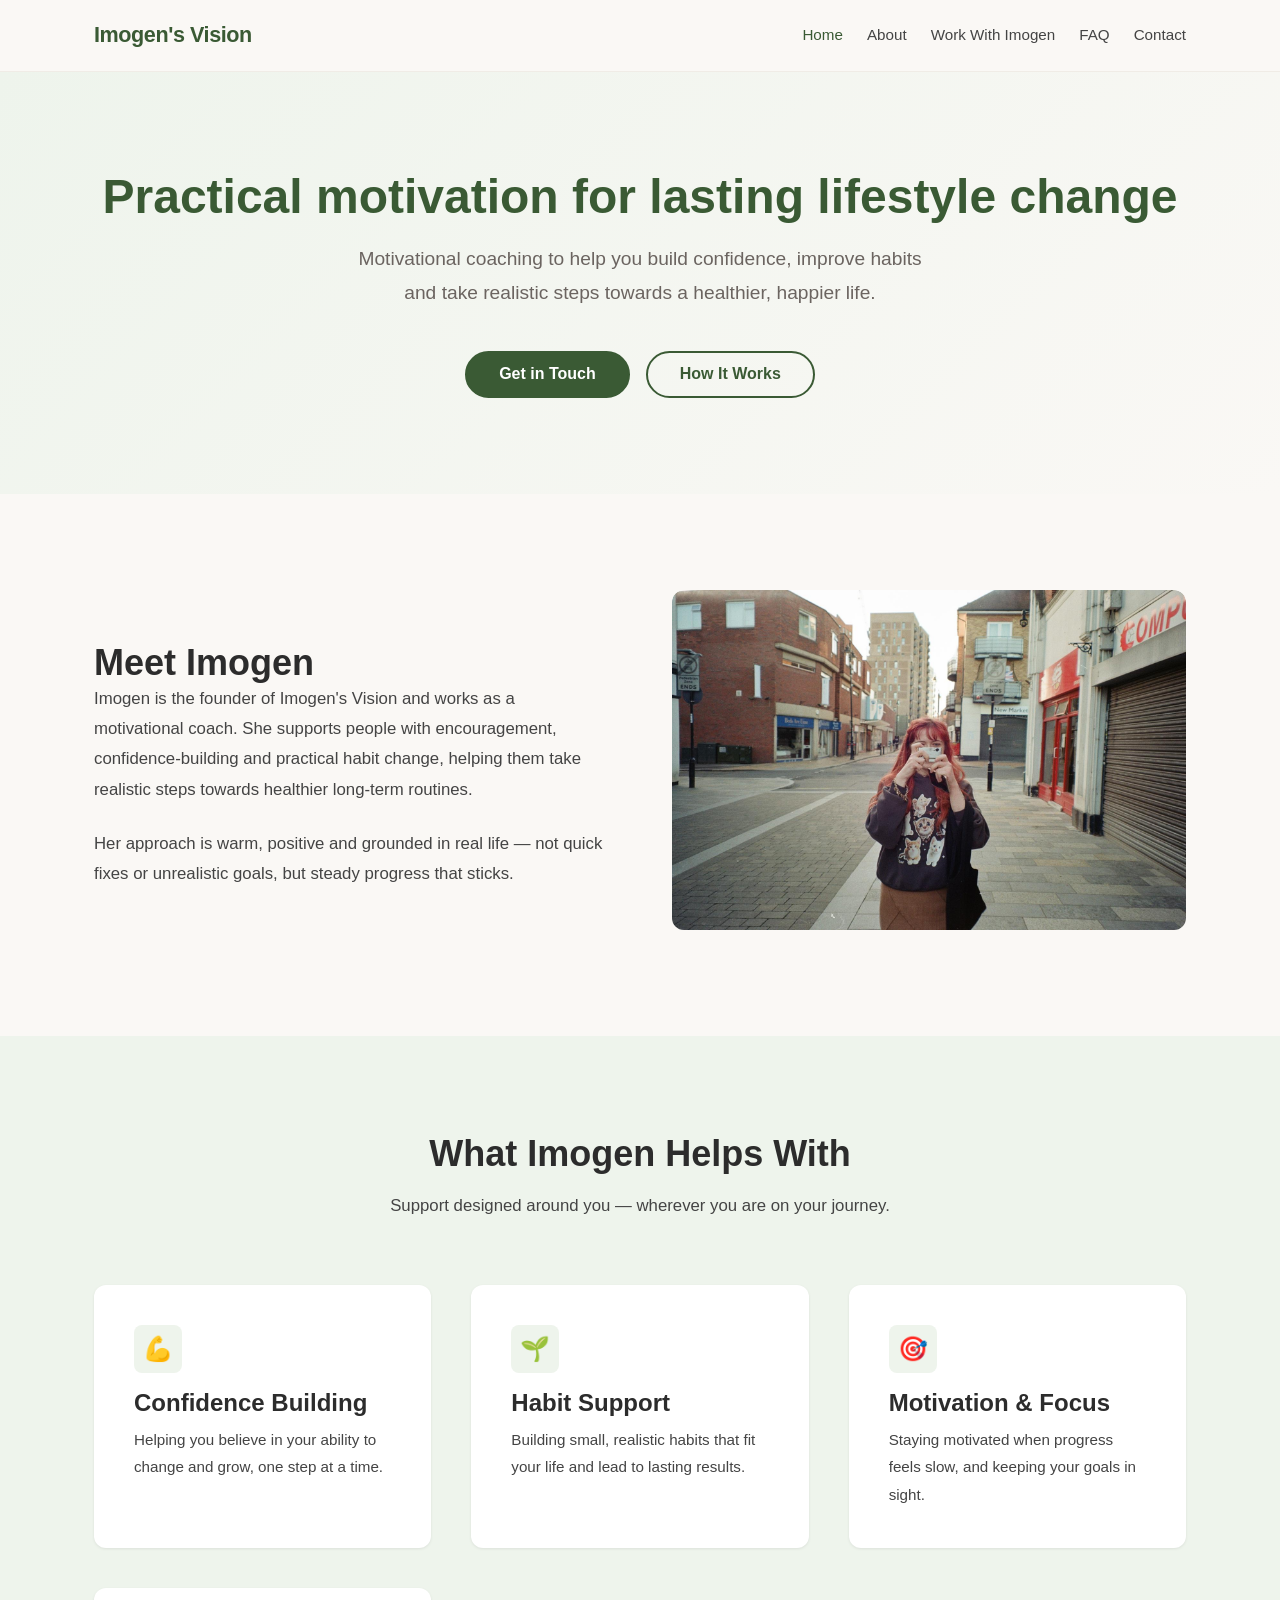
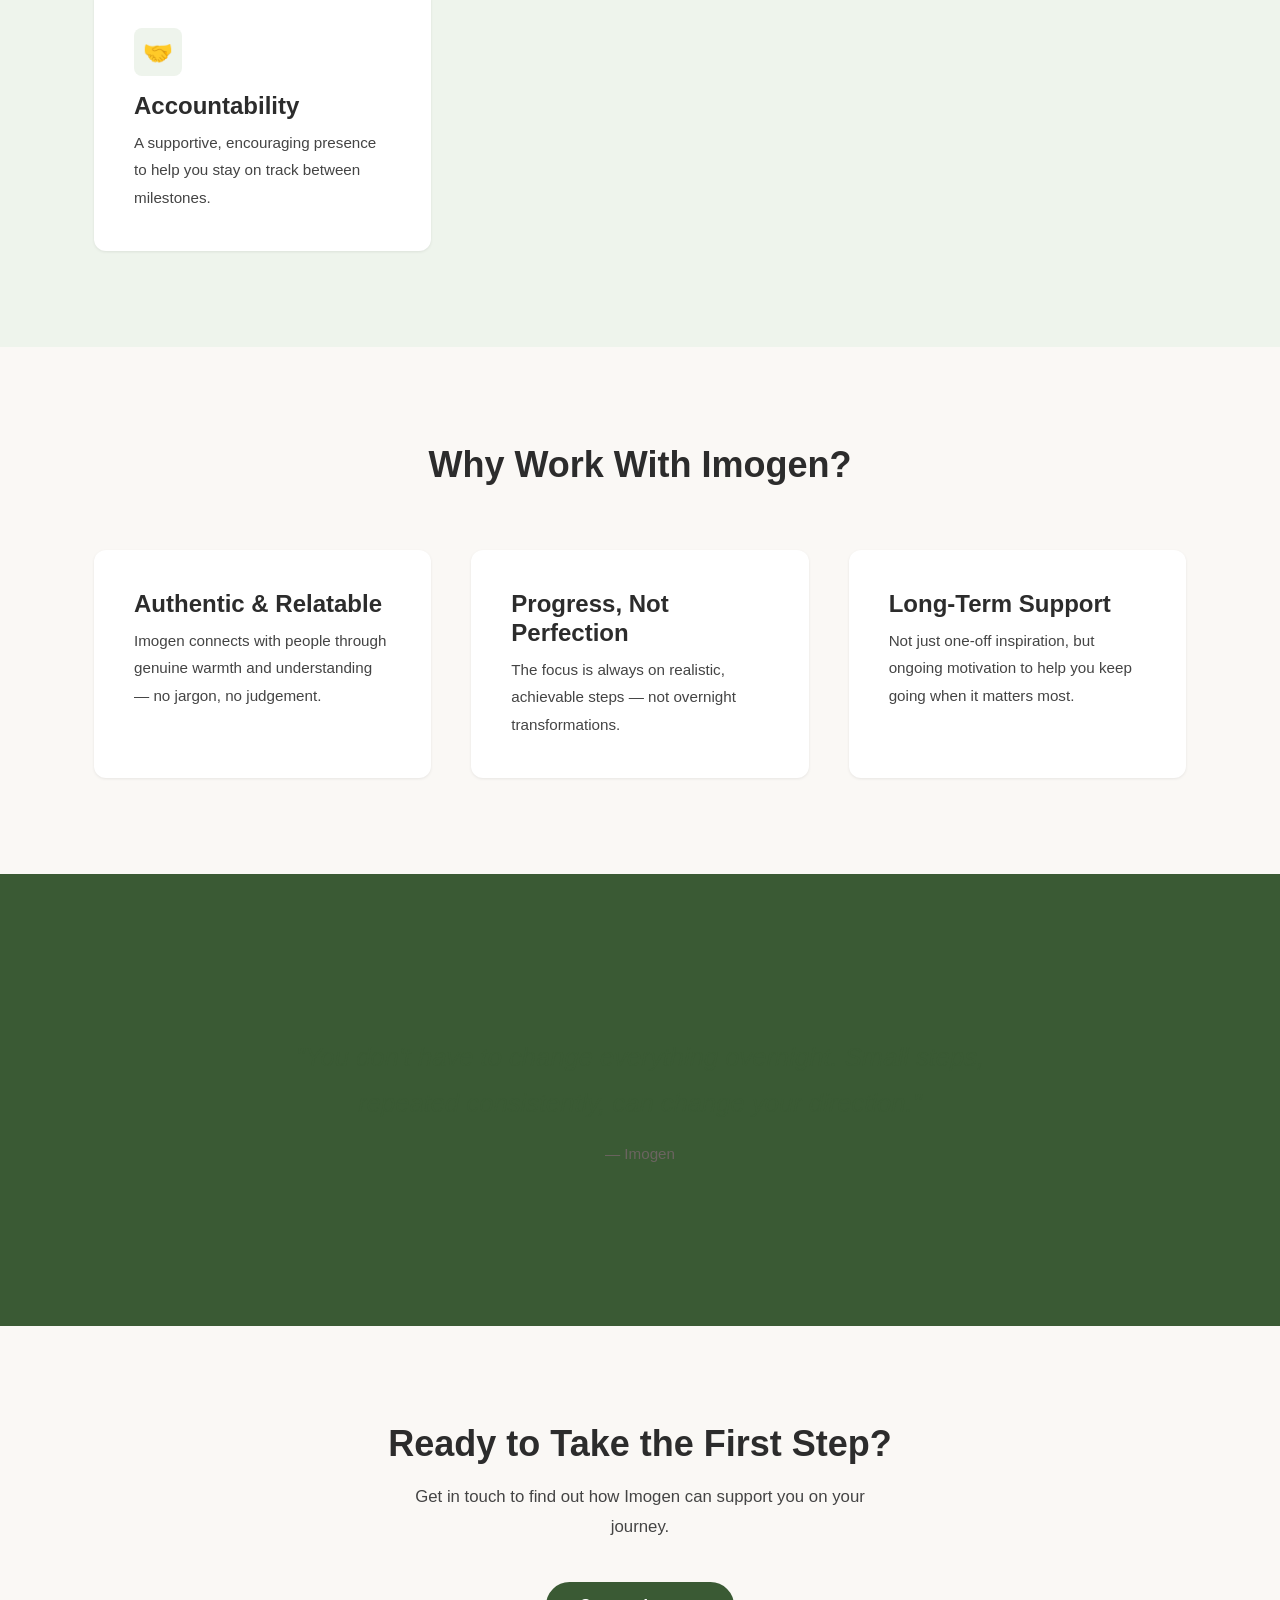
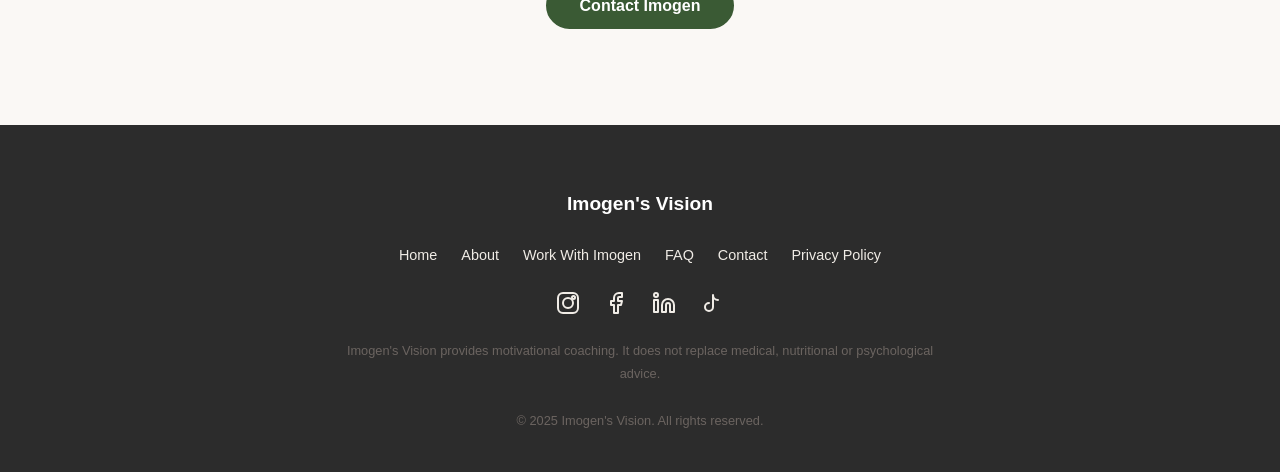
<file: index.html>
<!DOCTYPE html>
<html lang="en">
<head>
    <meta charset="UTF-8">
    <meta name="viewport" content="width=device-width, initial-scale=1.0">
    <title>Imogen's Vision — Motivational Coaching</title>
    <meta name="description" content="Motivational coaching to help you build confidence, improve habits and move forward. Practical support for lasting lifestyle change.">
    <!-- Open Graph -->
    <meta property="og:type" content="website">
    <meta property="og:title" content="Imogen's Vision — Motivational Coaching">
    <meta property="og:description" content="Motivational coaching to help you build confidence, improve habits and move forward. Practical support for lasting lifestyle change.">
    <meta property="og:image" content="assets/og-image.svg">
    <meta property="og:url" content="index.html">
    <!-- Twitter / X -->
    <meta name="twitter:card" content="summary_large_image">
    <meta name="twitter:title" content="Imogen's Vision — Motivational Coaching">
    <meta name="twitter:description" content="Motivational coaching to help you build confidence, improve habits and move forward.">
    <meta name="twitter:image" content="assets/og-image.svg">
    <link rel="stylesheet" href="style.css">
    <link rel="icon" href="assets/favicon.svg" type="image/svg+xml">
</head>
<body>

    <!-- Navigation -->
    <nav class="nav" aria-label="Main navigation">
        <div class="container">
            <a href="index.html" class="nav__brand">Imogen's Vision</a>
            <button class="nav__toggle" aria-label="Toggle menu" onclick="document.querySelector('.nav__links').classList.toggle('open')">
                <span></span><span></span><span></span>
            </button>
            <div class="nav__links">
                <a href="index.html" class="active">Home</a>
                <a href="about.html">About</a>
                <a href="work-with-imogen.html">Work With Imogen</a>
                <a href="faq.html">FAQ</a>
                <a href="contact.html">Contact</a>
            </div>
        </div>
    </nav>

    <!-- Hero -->
    <section class="hero">
        <div class="container">
            <h1>Practical motivation for lasting lifestyle change</h1>
            <p class="subtitle">Motivational coaching to help you build confidence, improve habits and take realistic steps towards a healthier, happier life.</p>
            <div class="hero__actions">
                <a href="contact.html" class="btn btn--primary">Get in Touch</a>
                <a href="work-with-imogen.html" class="btn btn--outline">How It Works</a>
            </div>
        </div>
    </section>

    <!-- Introduction -->
    <section class="section">
        <div class="container two-col">
            <div>
                <h2>Meet Imogen</h2>
                <p class="mb-md">Imogen is the founder of Imogen's Vision and works as a motivational coach. She supports people with encouragement, confidence-building and practical habit change, helping them take realistic steps towards healthier long-term routines.</p>
                <p>Her approach is warm, positive and grounded in real life — not quick fixes or unrealistic goals, but steady progress that sticks.</p>
            </div>
            <div class="two-col__image">
                <img src="photos/imogen-selfie-1.jpeg" alt="Imogen — Motivational Coach">
            </div>
        </div>
    </section>

    <!-- What She Helps With -->
    <section class="section section--green">
        <div class="container">
            <div class="section__header">
                <h2>What Imogen Helps With</h2>
                <p>Support designed around you — wherever you are on your journey.</p>
            </div>
            <div class="card-grid">
                <div class="card">
                    <div class="card__icon">💪</div>
                    <h3>Confidence Building</h3>
                    <p>Helping you believe in your ability to change and grow, one step at a time.</p>
                </div>
                <div class="card">
                    <div class="card__icon">🌱</div>
                    <h3>Habit Support</h3>
                    <p>Building small, realistic habits that fit your life and lead to lasting results.</p>
                </div>
                <div class="card">
                    <div class="card__icon">🎯</div>
                    <h3>Motivation &amp; Focus</h3>
                    <p>Staying motivated when progress feels slow, and keeping your goals in sight.</p>
                </div>
                <div class="card">
                    <div class="card__icon">🤝</div>
                    <h3>Accountability</h3>
                    <p>A supportive, encouraging presence to help you stay on track between milestones.</p>
                </div>
            </div>
        </div>
    </section>

    <!-- Why Work With Imogen -->
    <section class="section">
        <div class="container">
            <div class="section__header">
                <h2>Why Work With Imogen?</h2>
            </div>
            <div class="card-grid">
                <div class="card">
                    <h3>Authentic &amp; Relatable</h3>
                    <p>Imogen connects with people through genuine warmth and understanding — no jargon, no judgement.</p>
                </div>
                <div class="card">
                    <h3>Progress, Not Perfection</h3>
                    <p>The focus is always on realistic, achievable steps — not overnight transformations.</p>
                </div>
                <div class="card">
                    <h3>Long-Term Support</h3>
                    <p>Not just one-off inspiration, but ongoing motivation to help you keep going when it matters most.</p>
                </div>
            </div>
        </div>
    </section>

    <!-- Quote -->
    <section class="section section--dark">
        <div class="container quote-block">
            <blockquote>"You don't have to change everything overnight. Small steps, repeated consistently, can change your direction."</blockquote>
            <cite>— Imogen</cite>
        </div>
    </section>

    <!-- CTA -->
    <section class="section cta-section">
        <div class="container">
            <h2>Ready to Take the First Step?</h2>
            <p>Get in touch to find out how Imogen can support you on your journey.</p>
            <a href="contact.html" class="btn btn--primary">Contact Imogen</a>
        </div>
    </section>

    <!-- Footer -->
    <footer class="footer">
        <div class="container">
            <div class="footer__brand">Imogen's Vision</div>
            <div class="footer__links">
                <a href="index.html">Home</a>
                <a href="about.html">About</a>
                <a href="work-with-imogen.html">Work With Imogen</a>
                <a href="faq.html">FAQ</a>
                <a href="contact.html">Contact</a>
                <a href="privacy.html">Privacy Policy</a>
            </div>
            <div class="footer__social">
                <a href="#" aria-label="Instagram" class="footer__social-link">
                    <svg width="24" height="24" viewBox="0 0 24 24" fill="none" stroke="currentColor" stroke-width="2" stroke-linecap="round" stroke-linejoin="round"><rect x="2" y="2" width="20" height="20" rx="5"/><circle cx="12" cy="12" r="5"/><circle cx="17.5" cy="6.5" r="1.5"/></svg>
                </a>
                <a href="#" aria-label="Facebook" class="footer__social-link">
                    <svg width="24" height="24" viewBox="0 0 24 24" fill="none" stroke="currentColor" stroke-width="2" stroke-linecap="round" stroke-linejoin="round"><path d="M18 2h-3a5 5 0 0 0-5 5v3H7v4h3v8h4v-8h3l1-4h-4V7a1 1 0 0 1 1-1h3z"/></svg>
                </a>
                <a href="#" aria-label="LinkedIn" class="footer__social-link">
                    <svg width="24" height="24" viewBox="0 0 24 24" fill="none" stroke="currentColor" stroke-width="2" stroke-linecap="round" stroke-linejoin="round"><path d="M16 8a6 6 0 0 1 6 6v7h-4v-7a2 2 0 0 0-4 0v7h-4v-7a6 6 0 0 1 6-6z"/><rect x="2" y="9" width="4" height="12"/><circle cx="4" cy="4" r="2"/></svg>
                </a>
                <a href="#" aria-label="TikTok" class="footer__social-link">
                    <svg width="24" height="24" viewBox="0 0 24 24" fill="none" stroke="currentColor" stroke-width="2" stroke-linecap="round" stroke-linejoin="round"><path d="M9 12a4 4 0 1 0 4 4V4a5 5 0 0 0 5 5"/></svg>
                </a>
            </div>
            <p class="footer__disclaimer">Imogen's Vision provides motivational coaching. It does not replace medical, nutritional or psychological advice.</p>
            <p class="footer__copy">&copy; 2025 Imogen's Vision. All rights reserved.</p>
        </div>
    </footer>

</body>
</html>
</file>
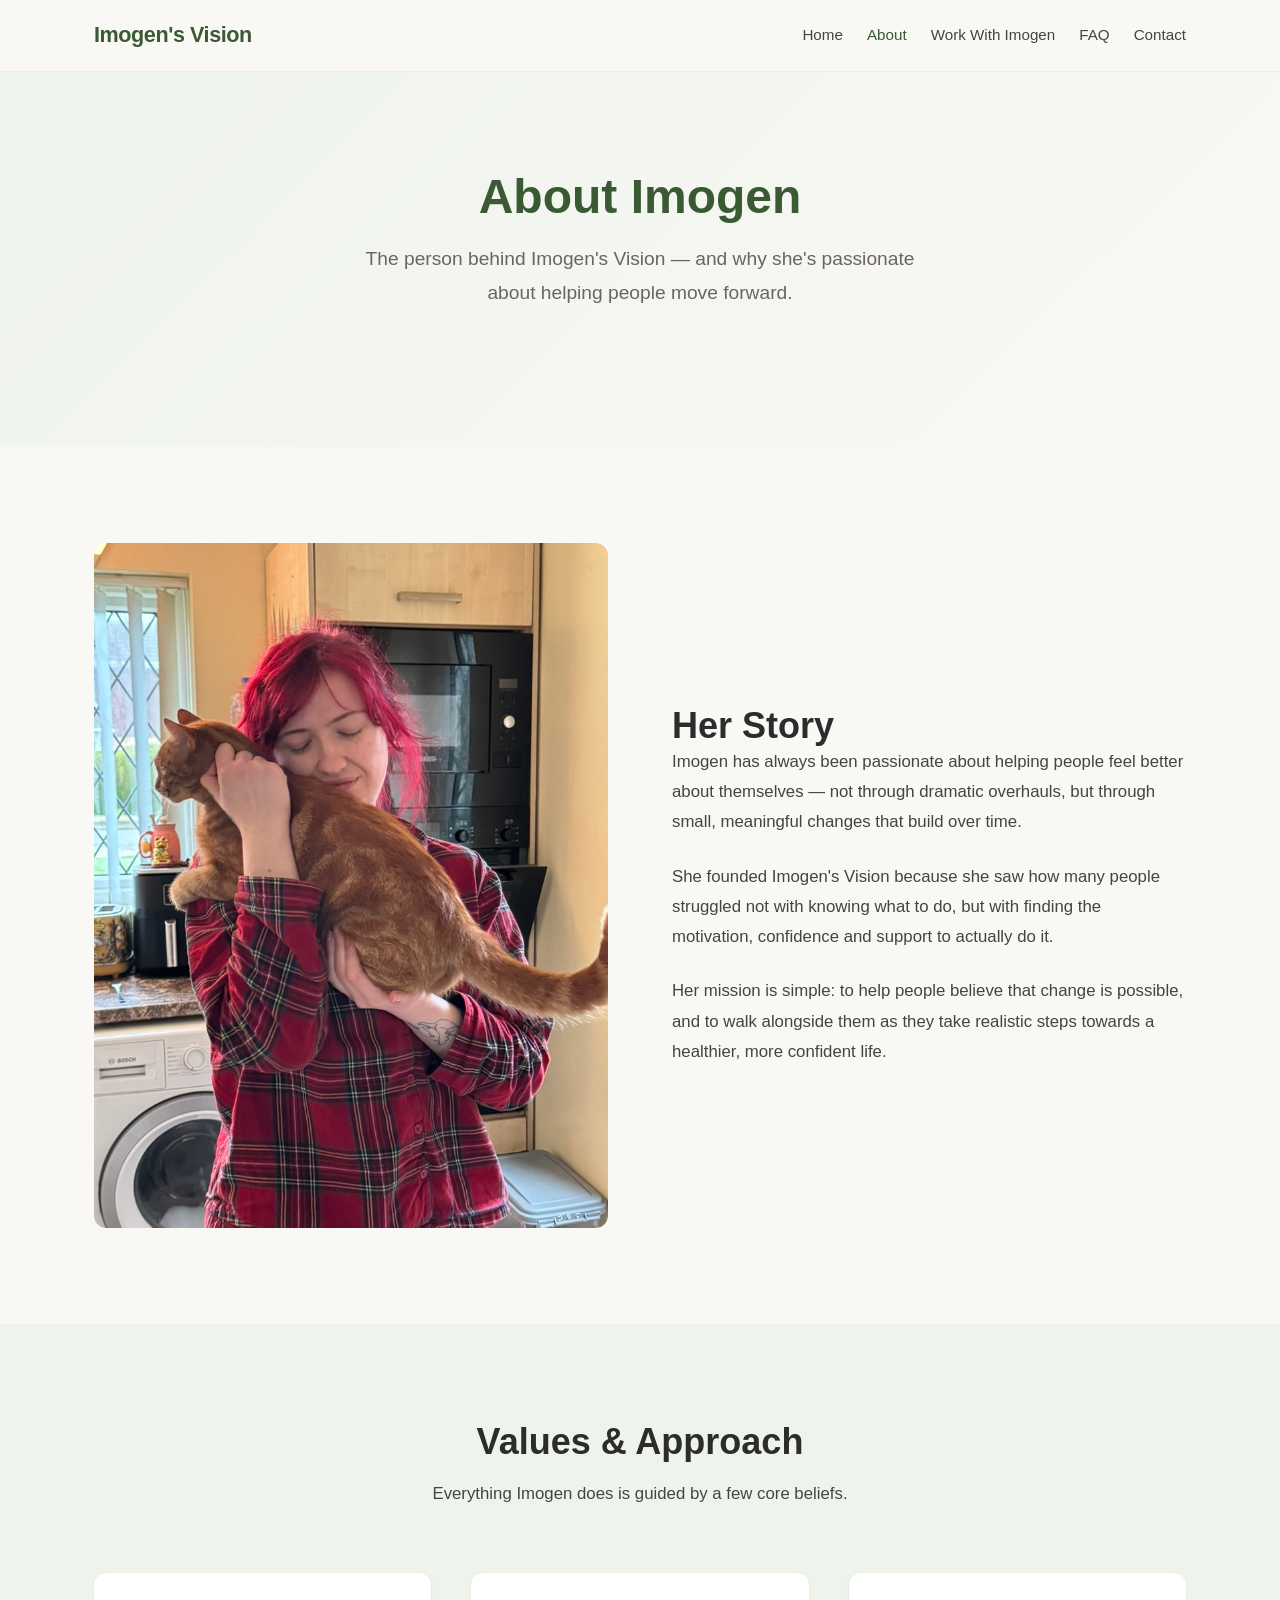
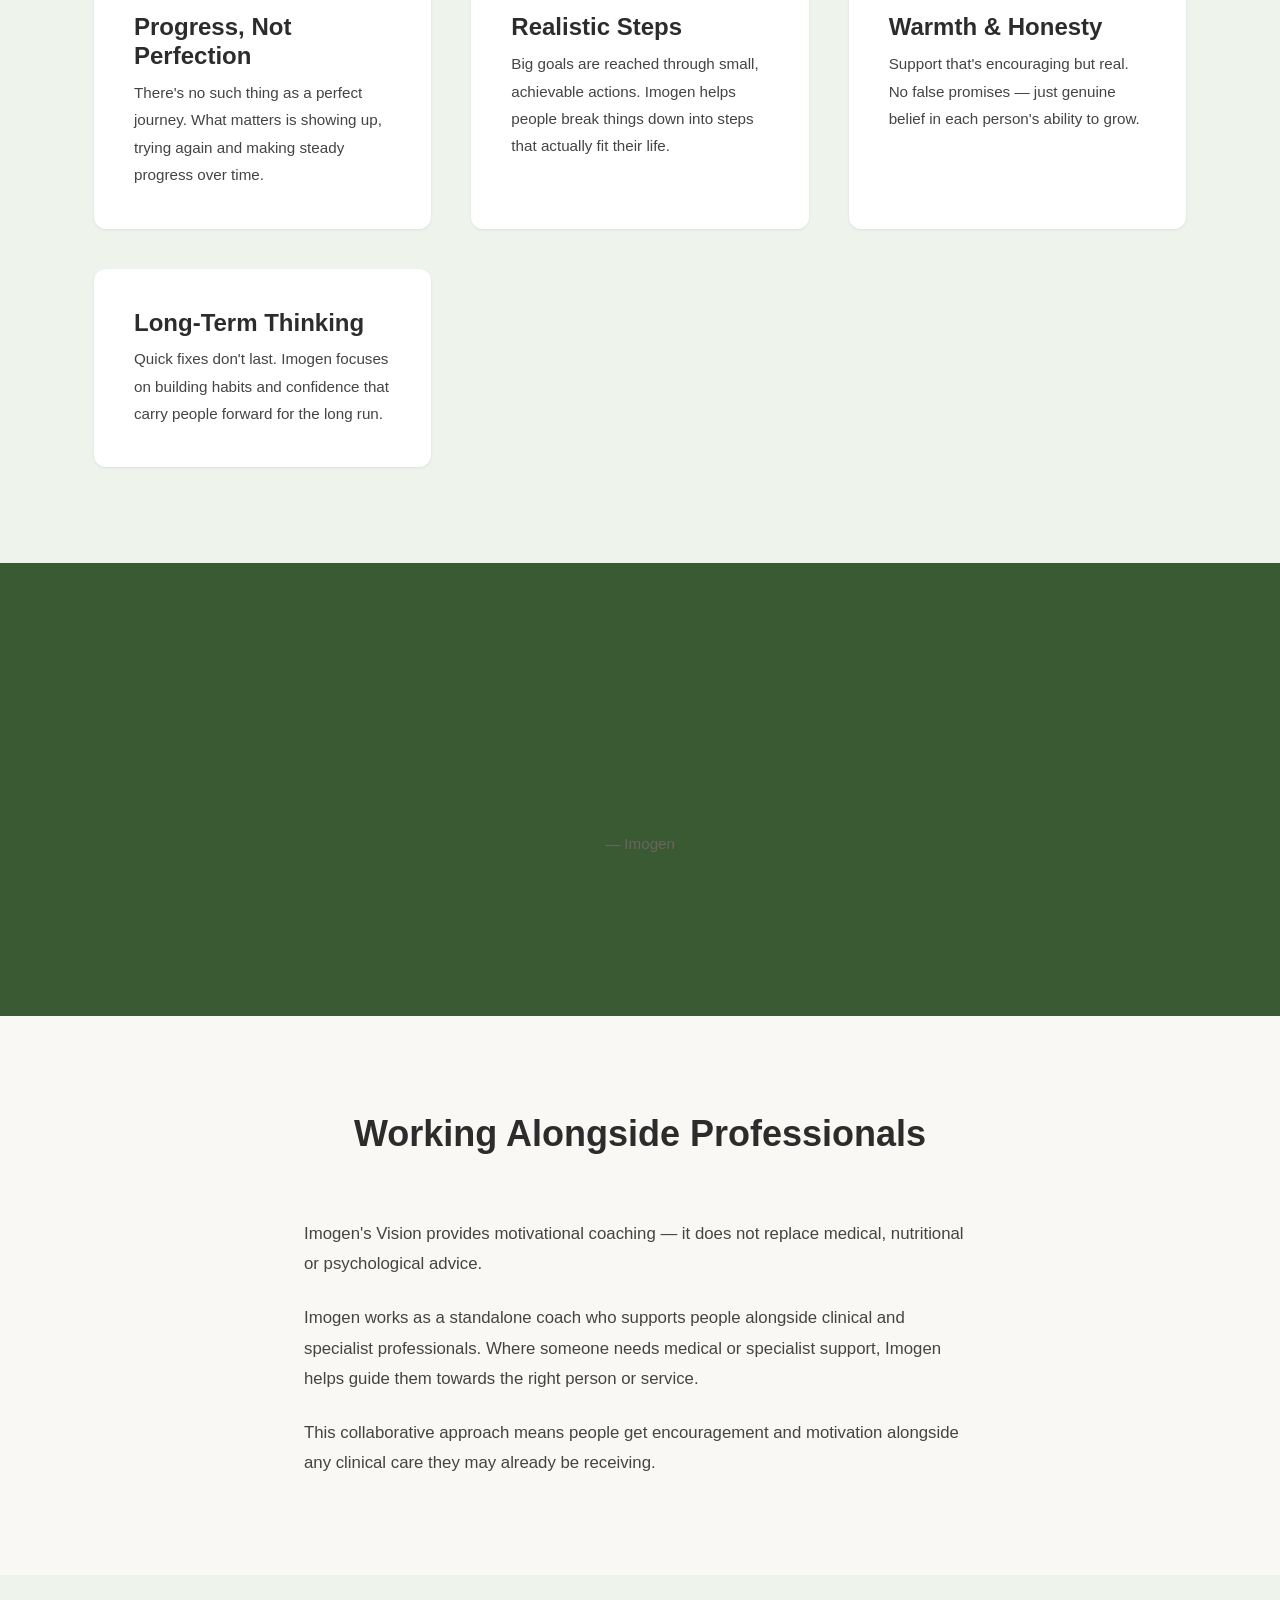
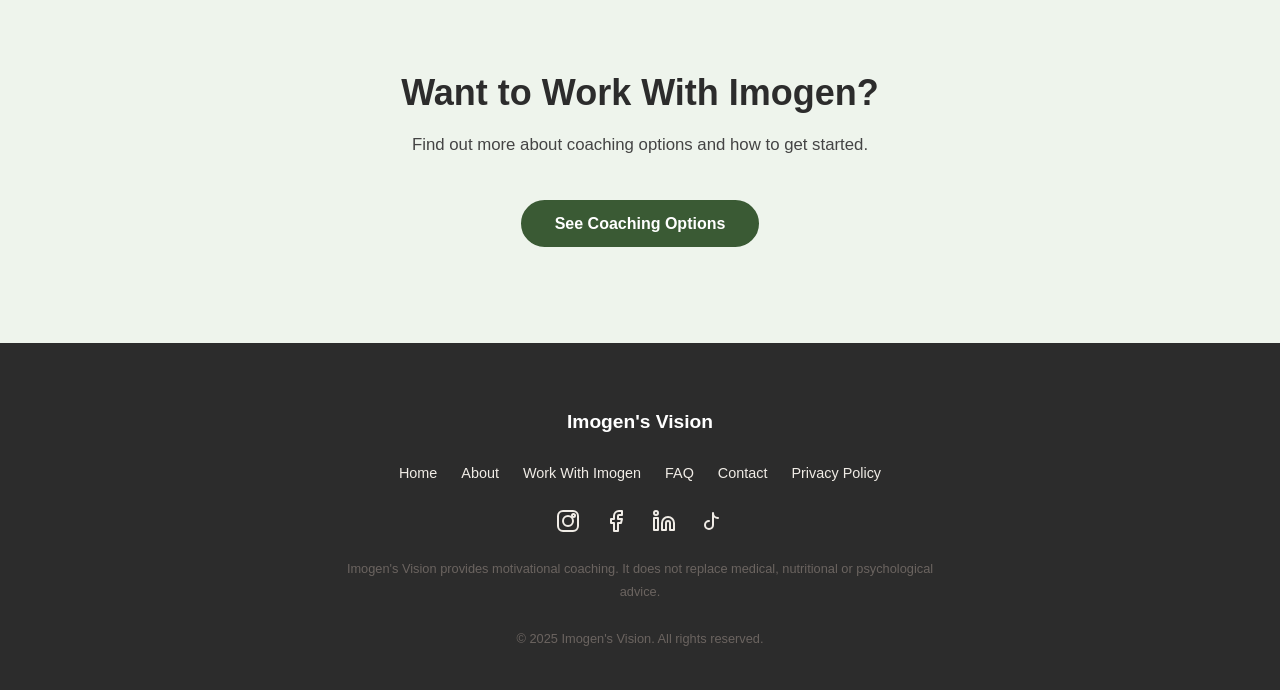
<file: about.html>
<!DOCTYPE html>
<html lang="en">
<head>
    <meta charset="UTF-8">
    <meta name="viewport" content="width=device-width, initial-scale=1.0">
    <title>About Imogen — Imogen's Vision</title>
    <meta name="description" content="Learn about Imogen, the founder of Imogen's Vision, and her approach to motivational coaching.">
    <!-- Open Graph -->
    <meta property="og:type" content="website">
    <meta property="og:title" content="About Imogen — Imogen's Vision">
    <meta property="og:description" content="Learn about Imogen, the founder of Imogen's Vision, and her approach to motivational coaching.">
    <meta property="og:image" content="assets/og-image.svg">
    <meta property="og:url" content="about.html">
    <!-- Twitter / X -->
    <meta name="twitter:card" content="summary_large_image">
    <meta name="twitter:title" content="About Imogen — Imogen's Vision">
    <meta name="twitter:description" content="Learn about Imogen, the founder of Imogen's Vision, and her approach to motivational coaching.">
    <meta name="twitter:image" content="assets/og-image.svg">
    <link rel="stylesheet" href="style.css">
    <link rel="icon" href="assets/favicon.svg" type="image/svg+xml">
</head>
<body>

    <!-- Navigation -->
    <nav class="nav" aria-label="Main navigation">
        <div class="container">
            <a href="index.html" class="nav__brand">Imogen's Vision</a>
            <button class="nav__toggle" aria-label="Toggle menu" onclick="document.querySelector('.nav__links').classList.toggle('open')">
                <span></span><span></span><span></span>
            </button>
            <div class="nav__links">
                <a href="index.html">Home</a>
                <a href="about.html" class="active">About</a>
                <a href="work-with-imogen.html">Work With Imogen</a>
                <a href="faq.html">FAQ</a>
                <a href="contact.html">Contact</a>
            </div>
        </div>
    </nav>

    <!-- Hero -->
    <section class="hero">
        <div class="container">
            <h1>About Imogen</h1>
            <p class="subtitle">The person behind Imogen's Vision — and why she's passionate about helping people move forward.</p>
        </div>
    </section>

    <!-- Her Story -->
    <section class="section">
        <div class="container two-col">
            <div class="two-col__image">
                <img src="photos/imogen-main.jpeg" alt="Imogen — Founder of Imogen's Vision" width="500" height="500">
            </div>
            <div>
                <h2>Her Story</h2>
                <p class="mb-md">Imogen has always been passionate about helping people feel better about themselves — not through dramatic overhauls, but through small, meaningful changes that build over time.</p>
                <p class="mb-md">She founded Imogen's Vision because she saw how many people struggled not with knowing what to do, but with finding the motivation, confidence and support to actually do it.</p>
                <p>Her mission is simple: to help people believe that change is possible, and to walk alongside them as they take realistic steps towards a healthier, more confident life.</p>
            </div>
        </div>
    </section>

    <!-- Values & Approach -->
    <section class="section section--green">
        <div class="container">
            <div class="section__header">
                <h2>Values &amp; Approach</h2>
                <p>Everything Imogen does is guided by a few core beliefs.</p>
            </div>
            <div class="card-grid">
                <div class="card">
                    <h3>Progress, Not Perfection</h3>
                    <p>There's no such thing as a perfect journey. What matters is showing up, trying again and making steady progress over time.</p>
                </div>
                <div class="card">
                    <h3>Realistic Steps</h3>
                    <p>Big goals are reached through small, achievable actions. Imogen helps people break things down into steps that actually fit their life.</p>
                </div>
                <div class="card">
                    <h3>Warmth &amp; Honesty</h3>
                    <p>Support that's encouraging but real. No false promises — just genuine belief in each person's ability to grow.</p>
                </div>
                <div class="card">
                    <h3>Long-Term Thinking</h3>
                    <p>Quick fixes don't last. Imogen focuses on building habits and confidence that carry people forward for the long run.</p>
                </div>
            </div>
        </div>
    </section>

    <!-- Her Message -->
    <section class="section section--dark">
        <div class="container quote-block">
            <blockquote>"You don't have to change everything overnight. Small steps, repeated consistently, can change your direction."</blockquote>
            <cite>— Imogen</cite>
        </div>
    </section>

    <!-- Working Alongside Professionals -->
    <section class="section">
        <div class="container" style="max-width: 720px;">
            <div class="section__header">
                <h2>Working Alongside Professionals</h2>
            </div>
            <p class="mb-md">Imogen's Vision provides motivational coaching — it does not replace medical, nutritional or psychological advice.</p>
            <p class="mb-md">Imogen works as a standalone coach who supports people alongside clinical and specialist professionals. Where someone needs medical or specialist support, Imogen helps guide them towards the right person or service.</p>
            <p>This collaborative approach means people get encouragement and motivation alongside any clinical care they may already be receiving.</p>
        </div>
    </section>

    <!-- CTA -->
    <section class="section section--green cta-section">
        <div class="container">
            <h2>Want to Work With Imogen?</h2>
            <p>Find out more about coaching options and how to get started.</p>
            <a href="work-with-imogen.html" class="btn btn--primary">See Coaching Options</a>
        </div>
    </section>

    <!-- Footer -->
    <footer class="footer">
        <div class="container">
            <div class="footer__brand">Imogen's Vision</div>
            <div class="footer__links">
                <a href="index.html">Home</a>
                <a href="about.html">About</a>
                <a href="work-with-imogen.html">Work With Imogen</a>
                <a href="faq.html">FAQ</a>
                <a href="contact.html">Contact</a>
                <a href="privacy.html">Privacy Policy</a>
            </div>
            <div class="footer__social">
                <a href="#" aria-label="Instagram" class="footer__social-link">
                    <svg width="24" height="24" viewBox="0 0 24 24" fill="none" stroke="currentColor" stroke-width="2" stroke-linecap="round" stroke-linejoin="round"><rect x="2" y="2" width="20" height="20" rx="5"/><circle cx="12" cy="12" r="5"/><circle cx="17.5" cy="6.5" r="1.5"/></svg>
                </a>
                <a href="#" aria-label="Facebook" class="footer__social-link">
                    <svg width="24" height="24" viewBox="0 0 24 24" fill="none" stroke="currentColor" stroke-width="2" stroke-linecap="round" stroke-linejoin="round"><path d="M18 2h-3a5 5 0 0 0-5 5v3H7v4h3v8h4v-8h3l1-4h-4V7a1 1 0 0 1 1-1h3z"/></svg>
                </a>
                <a href="#" aria-label="LinkedIn" class="footer__social-link">
                    <svg width="24" height="24" viewBox="0 0 24 24" fill="none" stroke="currentColor" stroke-width="2" stroke-linecap="round" stroke-linejoin="round"><path d="M16 8a6 6 0 0 1 6 6v7h-4v-7a2 2 0 0 0-4 0v7h-4v-7a6 6 0 0 1 6-6z"/><rect x="2" y="9" width="4" height="12"/><circle cx="4" cy="4" r="2"/></svg>
                </a>
                <a href="#" aria-label="TikTok" class="footer__social-link">
                    <svg width="24" height="24" viewBox="0 0 24 24" fill="none" stroke="currentColor" stroke-width="2" stroke-linecap="round" stroke-linejoin="round"><path d="M9 12a4 4 0 1 0 4 4V4a5 5 0 0 0 5 5"/></svg>
                </a>
            </div>
            <p class="footer__disclaimer">Imogen's Vision provides motivational coaching. It does not replace medical, nutritional or psychological advice.</p>
            <p class="footer__copy">&copy; 2025 Imogen's Vision. All rights reserved.</p>
        </div>
    </footer>

</body>
</html>
</file>
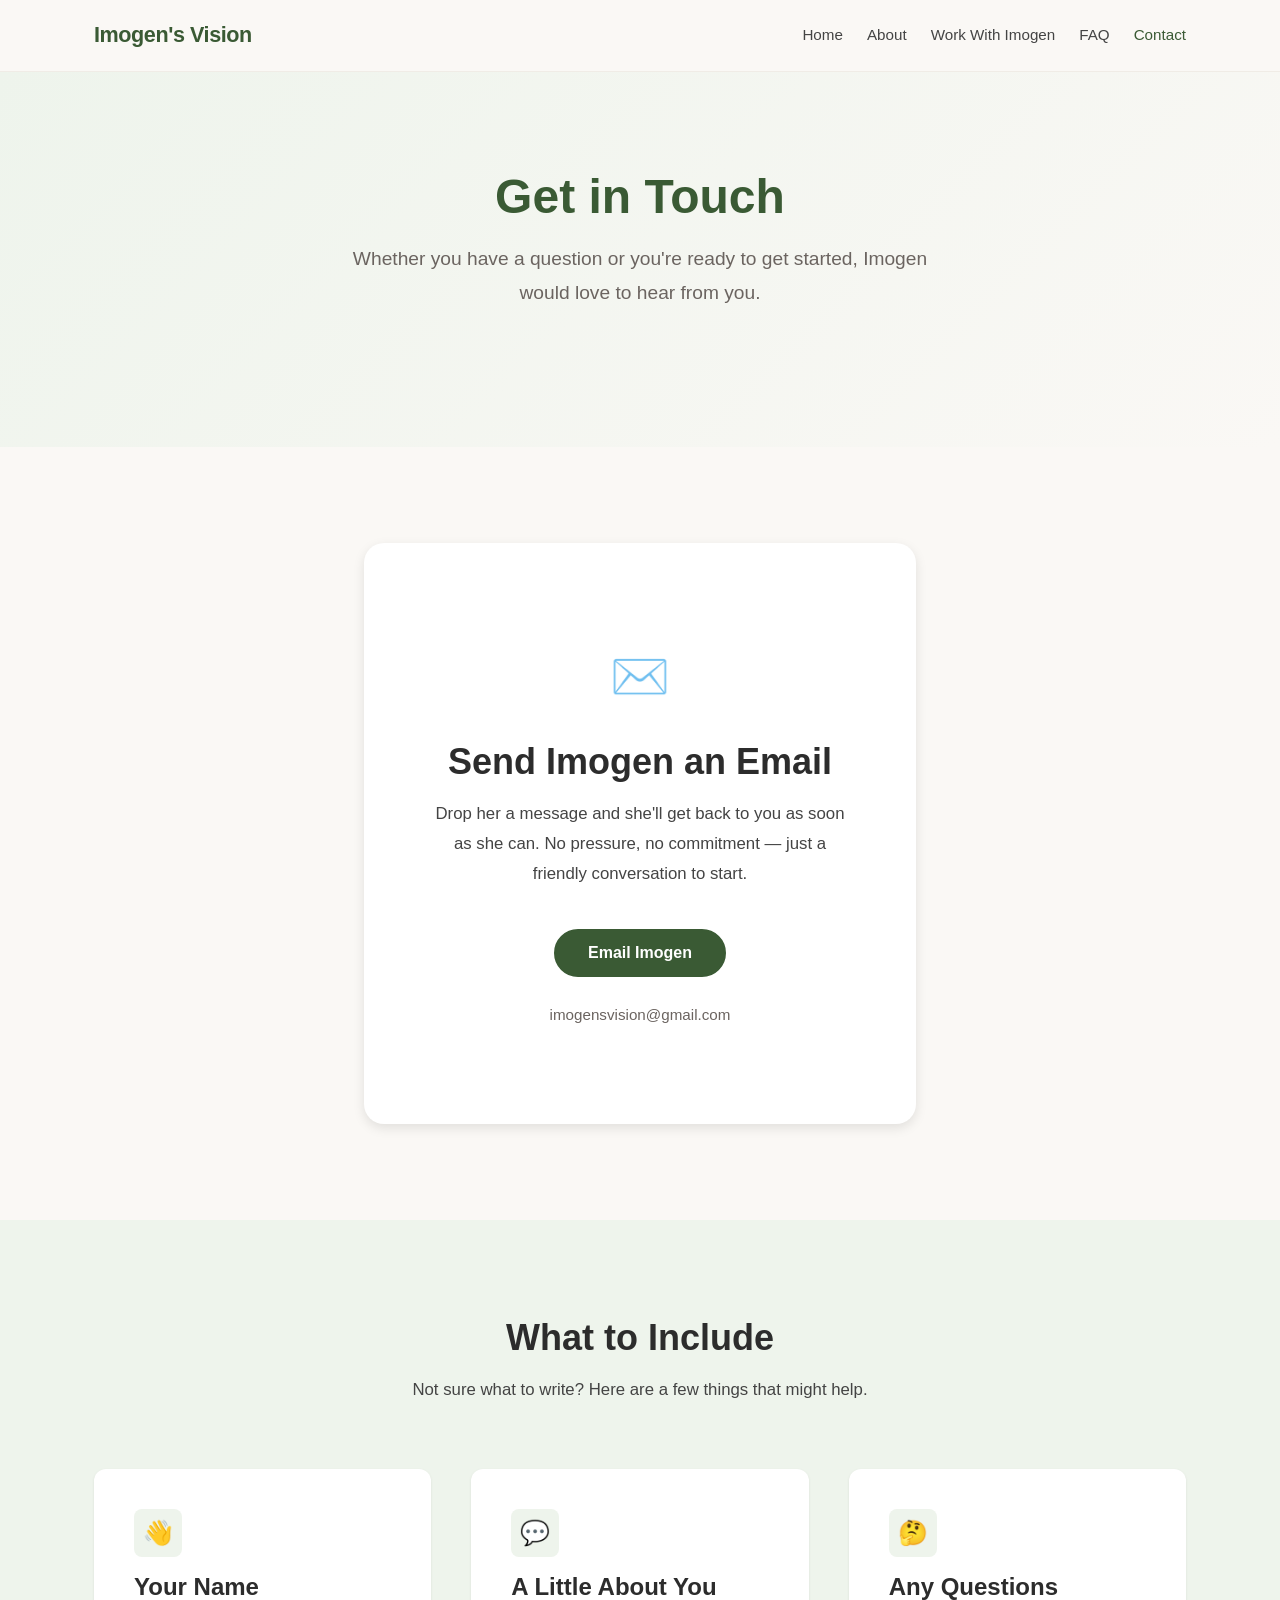
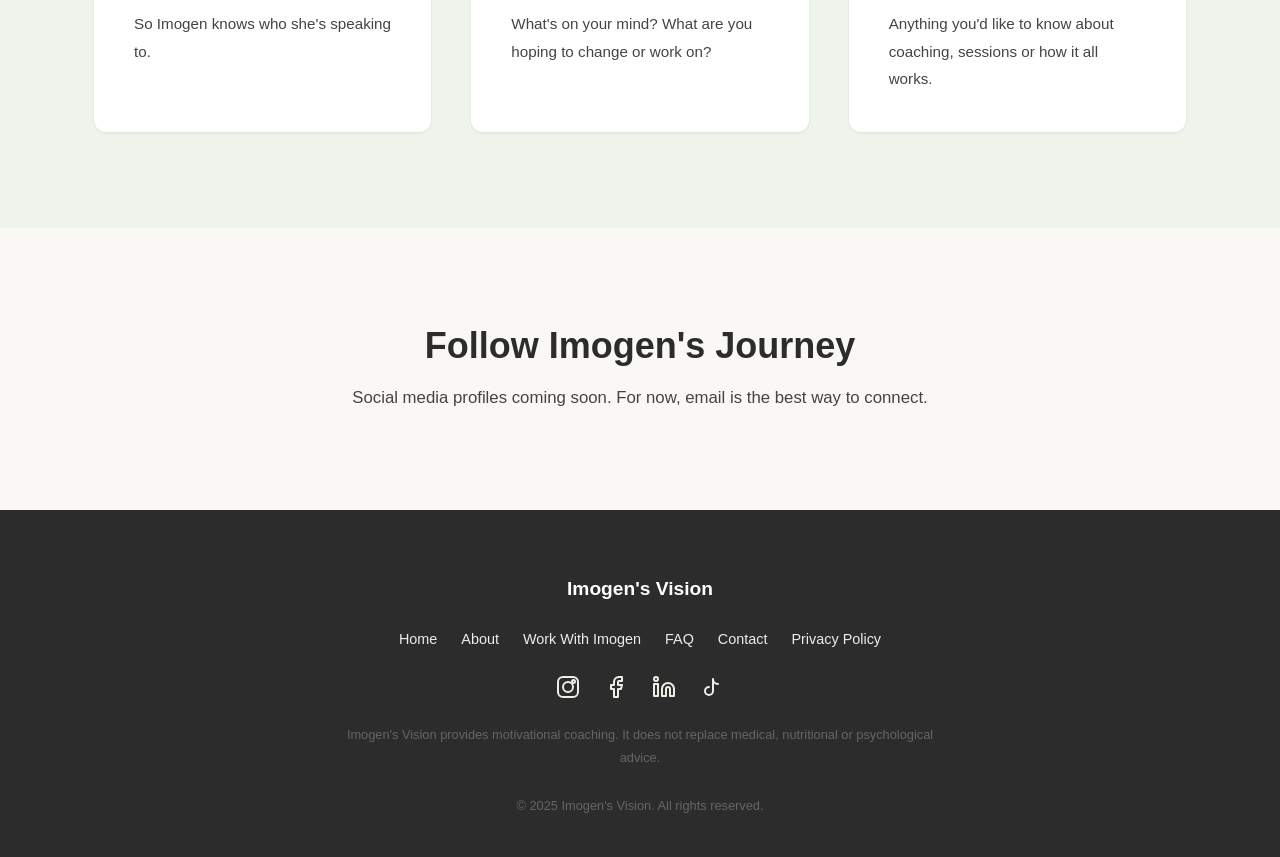
<file: contact.html>
<!DOCTYPE html>
<html lang="en">
<head>
    <meta charset="UTF-8">
    <meta name="viewport" content="width=device-width, initial-scale=1.0">
    <title>Contact — Imogen's Vision</title>
    <meta name="description" content="Get in touch with Imogen to book a consultation or ask a question.">
    <!-- Open Graph -->
    <meta property="og:type" content="website">
    <meta property="og:title" content="Contact — Imogen's Vision">
    <meta property="og:description" content="Get in touch with Imogen to book a consultation or ask a question.">
    <meta property="og:image" content="assets/og-image.svg">
    <meta property="og:url" content="contact.html">
    <!-- Twitter / X -->
    <meta name="twitter:card" content="summary_large_image">
    <meta name="twitter:title" content="Contact — Imogen's Vision">
    <meta name="twitter:description" content="Get in touch with Imogen to book a consultation or ask a question.">
    <meta name="twitter:image" content="assets/og-image.svg">
    <link rel="stylesheet" href="style.css">
    <link rel="icon" href="assets/favicon.svg" type="image/svg+xml">
</head>
<body>

    <!-- Navigation -->
    <nav class="nav" aria-label="Main navigation">
        <div class="container">
            <a href="index.html" class="nav__brand">Imogen's Vision</a>
            <button class="nav__toggle" aria-label="Toggle menu" onclick="document.querySelector('.nav__links').classList.toggle('open')">
                <span></span><span></span><span></span>
            </button>
            <div class="nav__links">
                <a href="index.html">Home</a>
                <a href="about.html">About</a>
                <a href="work-with-imogen.html">Work With Imogen</a>
                <a href="faq.html">FAQ</a>
                <a href="contact.html" class="active">Contact</a>
            </div>
        </div>
    </nav>

    <!-- Hero -->
    <section class="hero">
        <div class="container">
            <h1>Get in Touch</h1>
            <p class="subtitle">Whether you have a question or you're ready to get started, Imogen would love to hear from you.</p>
        </div>
    </section>

    <!-- Contact -->
    <section class="section">
        <div class="container text-center" style="max-width: 600px;">
            <div class="contact-card">
                <div class="contact-icon">✉️</div>
                <h2 class="mb-sm">Send Imogen an Email</h2>
                <p class="mb-lg">Drop her a message and she'll get back to you as soon as she can. No pressure, no commitment — just a friendly conversation to start.</p>
                <a href="mailto:imogensvision@gmail.com" class="btn btn--primary">Email Imogen</a>
                <p class="contact-email">imogensvision@gmail.com</p>
            </div>
        </div>
    </section>

    <!-- What to Include -->
    <section class="section section--green">
        <div class="container">
            <div class="section__header">
                <h2>What to Include</h2>
                <p>Not sure what to write? Here are a few things that might help.</p>
            </div>
            <div class="card-grid">
                <div class="card">
                    <div class="card__icon">👋</div>
                    <h3>Your Name</h3>
                    <p>So Imogen knows who she's speaking to.</p>
                </div>
                <div class="card">
                    <div class="card__icon">💬</div>
                    <h3>A Little About You</h3>
                    <p>What's on your mind? What are you hoping to change or work on?</p>
                </div>
                <div class="card">
                    <div class="card__icon">🤔</div>
                    <h3>Any Questions</h3>
                    <p>Anything you'd like to know about coaching, sessions or how it all works.</p>
                </div>
            </div>
        </div>
    </section>

    <!-- Social Coming Soon -->
    <section class="section">
        <div class="container text-center">
            <h2 class="mb-sm">Follow Imogen's Journey</h2>
            <p>Social media profiles coming soon. For now, email is the best way to connect.</p>
        </div>
    </section>

    <!-- Footer -->
    <footer class="footer">
        <div class="container">
            <div class="footer__brand">Imogen's Vision</div>
            <div class="footer__links">
                <a href="index.html">Home</a>
                <a href="about.html">About</a>
                <a href="work-with-imogen.html">Work With Imogen</a>
                <a href="faq.html">FAQ</a>
                <a href="contact.html">Contact</a>
                <a href="privacy.html">Privacy Policy</a>
            </div>
            <div class="footer__social">
                <a href="#" aria-label="Instagram" class="footer__social-link">
                    <svg width="24" height="24" viewBox="0 0 24 24" fill="none" stroke="currentColor" stroke-width="2" stroke-linecap="round" stroke-linejoin="round"><rect x="2" y="2" width="20" height="20" rx="5"/><circle cx="12" cy="12" r="5"/><circle cx="17.5" cy="6.5" r="1.5"/></svg>
                </a>
                <a href="#" aria-label="Facebook" class="footer__social-link">
                    <svg width="24" height="24" viewBox="0 0 24 24" fill="none" stroke="currentColor" stroke-width="2" stroke-linecap="round" stroke-linejoin="round"><path d="M18 2h-3a5 5 0 0 0-5 5v3H7v4h3v8h4v-8h3l1-4h-4V7a1 1 0 0 1 1-1h3z"/></svg>
                </a>
                <a href="#" aria-label="LinkedIn" class="footer__social-link">
                    <svg width="24" height="24" viewBox="0 0 24 24" fill="none" stroke="currentColor" stroke-width="2" stroke-linecap="round" stroke-linejoin="round"><path d="M16 8a6 6 0 0 1 6 6v7h-4v-7a2 2 0 0 0-4 0v7h-4v-7a6 6 0 0 1 6-6z"/><rect x="2" y="9" width="4" height="12"/><circle cx="4" cy="4" r="2"/></svg>
                </a>
                <a href="#" aria-label="TikTok" class="footer__social-link">
                    <svg width="24" height="24" viewBox="0 0 24 24" fill="none" stroke="currentColor" stroke-width="2" stroke-linecap="round" stroke-linejoin="round"><path d="M9 12a4 4 0 1 0 4 4V4a5 5 0 0 0 5 5"/></svg>
                </a>
            </div>
            <p class="footer__disclaimer">Imogen's Vision provides motivational coaching. It does not replace medical, nutritional or psychological advice.</p>
            <p class="footer__copy">&copy; 2025 Imogen's Vision. All rights reserved.</p>
        </div>
    </footer>

</body>
</html>
</file>
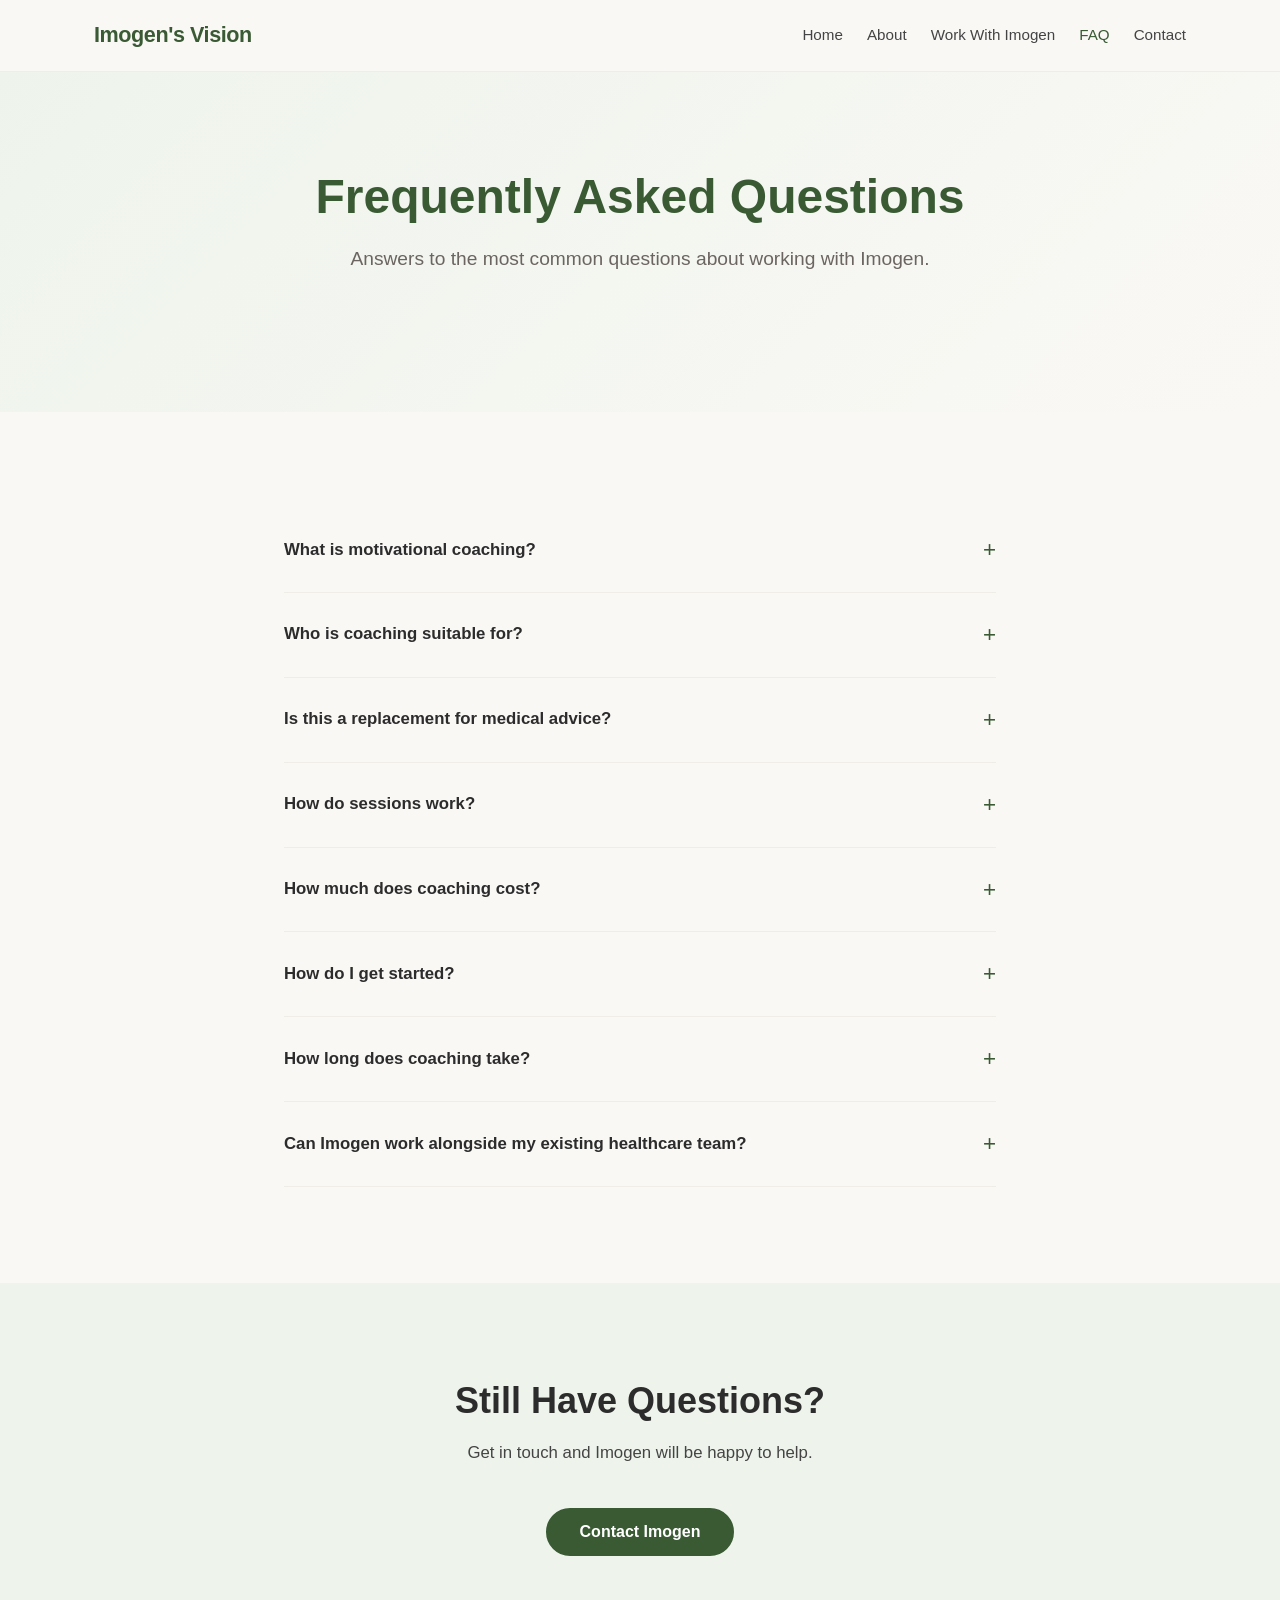
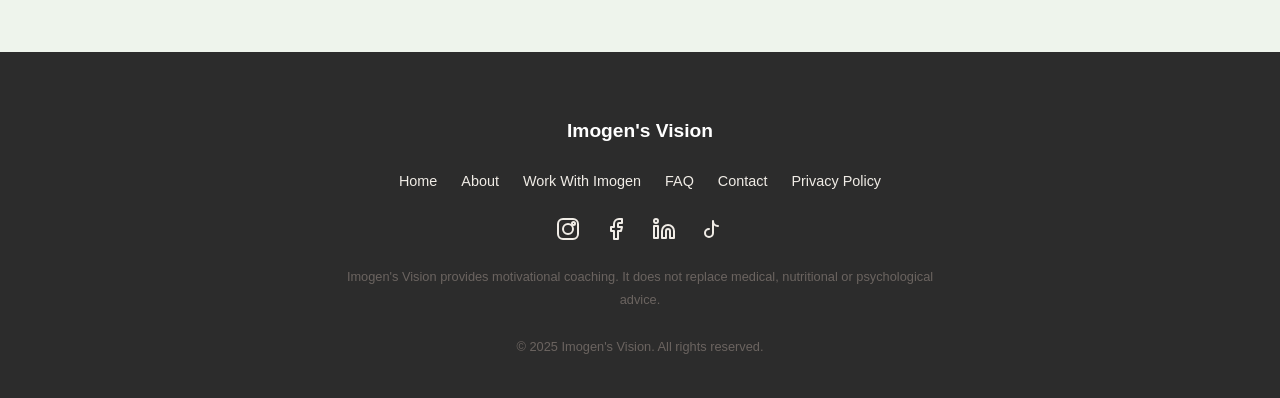
<file: faq.html>
<!DOCTYPE html>
<html lang="en">
<head>
    <meta charset="UTF-8">
    <meta name="viewport" content="width=device-width, initial-scale=1.0">
    <title>FAQ — Imogen's Vision</title>
    <meta name="description" content="Frequently asked questions about Imogen's Vision motivational coaching services.">
    <!-- Open Graph -->
    <meta property="og:type" content="website">
    <meta property="og:title" content="FAQ — Imogen's Vision">
    <meta property="og:description" content="Frequently asked questions about Imogen's Vision motivational coaching services.">
    <meta property="og:image" content="assets/og-image.svg">
    <meta property="og:url" content="faq.html">
    <!-- Twitter / X -->
    <meta name="twitter:card" content="summary_large_image">
    <meta name="twitter:title" content="FAQ — Imogen's Vision">
    <meta name="twitter:description" content="Frequently asked questions about Imogen's Vision motivational coaching services.">
    <meta name="twitter:image" content="assets/og-image.svg">
    <link rel="stylesheet" href="style.css">
    <link rel="icon" href="assets/favicon.svg" type="image/svg+xml">
</head>
<body>

    <!-- Navigation -->
    <nav class="nav" aria-label="Main navigation">
        <div class="container">
            <a href="index.html" class="nav__brand">Imogen's Vision</a>
            <button class="nav__toggle" aria-label="Toggle menu" onclick="document.querySelector('.nav__links').classList.toggle('open')">
                <span></span><span></span><span></span>
            </button>
            <div class="nav__links">
                <a href="index.html">Home</a>
                <a href="about.html">About</a>
                <a href="work-with-imogen.html">Work With Imogen</a>
                <a href="faq.html" class="active">FAQ</a>
                <a href="contact.html">Contact</a>
            </div>
        </div>
    </nav>

    <!-- Hero -->
    <section class="hero">
        <div class="container">
            <h1>Frequently Asked Questions</h1>
            <p class="subtitle">Answers to the most common questions about working with Imogen.</p>
        </div>
    </section>

    <!-- FAQ -->
    <section class="section">
        <div class="container" style="max-width: 760px;">

            <details class="faq-item">
                <summary>What is motivational coaching?</summary>
                <div class="faq-answer">
                    <p>Motivational coaching is about helping you find and maintain the drive to make positive changes in your life. It's practical, supportive and focused on realistic progress — not quick fixes.</p>
                </div>
            </details>

            <details class="faq-item">
                <summary>Who is coaching suitable for?</summary>
                <div class="faq-answer">
                    <p>Coaching is for anyone who wants to build confidence, improve their habits or make lasting lifestyle changes. You don't need to be in a crisis — many people come because they simply want support to move forward.</p>
                </div>
            </details>

            <details class="faq-item">
                <summary>Is this a replacement for medical advice?</summary>
                <div class="faq-answer">
                    <p>No. Imogen's Vision provides motivational coaching only. It does not replace medical, nutritional or psychological advice. Imogen works alongside clinical professionals and will always recommend specialist support where appropriate.</p>
                </div>
            </details>

            <details class="faq-item">
                <summary>How do sessions work?</summary>
                <div class="faq-answer">
                    <p>Sessions are relaxed, one-to-one conversations focused on your goals. They can take place in person or remotely, depending on your preference and circumstances. Each session is tailored to where you are and what you need.</p>
                </div>
            </details>

            <details class="faq-item">
                <summary>How much does coaching cost?</summary>
                <div class="faq-answer">
                    <p>Coaching options and pricing are discussed during your introductory consultation. Imogen offers flexible packages to suit different needs and budgets. Get in touch to find out more.</p>
                </div>
            </details>

            <details class="faq-item">
                <summary>How do I get started?</summary>
                <div class="faq-answer">
                    <p>Simply <a href="contact.html">get in touch</a> through the contact page. Imogen will arrange an introductory conversation to understand your goals and explain how she can help.</p>
                </div>
            </details>

            <details class="faq-item">
                <summary>How long does coaching take?</summary>
                <div class="faq-answer">
                    <p>That depends on you. Some people benefit from a few focused sessions, while others prefer ongoing support over several months. There's no fixed commitment — Imogen works at your pace.</p>
                </div>
            </details>

            <details class="faq-item">
                <summary>Can Imogen work alongside my existing healthcare team?</summary>
                <div class="faq-answer">
                    <p>Yes. Imogen regularly works alongside GPs, therapists and other professionals. Motivational coaching complements clinical care by providing encouragement, accountability and practical support between appointments.</p>
                </div>
            </details>

        </div>
    </section>

    <!-- CTA -->
    <section class="section section--green cta-section">
        <div class="container">
            <h2>Still Have Questions?</h2>
            <p>Get in touch and Imogen will be happy to help.</p>
            <a href="contact.html" class="btn btn--primary">Contact Imogen</a>
        </div>
    </section>

    <!-- Footer -->
    <footer class="footer">
        <div class="container">
            <div class="footer__brand">Imogen's Vision</div>
            <div class="footer__links">
                <a href="index.html">Home</a>
                <a href="about.html">About</a>
                <a href="work-with-imogen.html">Work With Imogen</a>
                <a href="faq.html">FAQ</a>
                <a href="contact.html">Contact</a>
                <a href="privacy.html">Privacy Policy</a>
            </div>
            <div class="footer__social">
                <a href="#" aria-label="Instagram" class="footer__social-link">
                    <svg width="24" height="24" viewBox="0 0 24 24" fill="none" stroke="currentColor" stroke-width="2" stroke-linecap="round" stroke-linejoin="round"><rect x="2" y="2" width="20" height="20" rx="5"/><circle cx="12" cy="12" r="5"/><circle cx="17.5" cy="6.5" r="1.5"/></svg>
                </a>
                <a href="#" aria-label="Facebook" class="footer__social-link">
                    <svg width="24" height="24" viewBox="0 0 24 24" fill="none" stroke="currentColor" stroke-width="2" stroke-linecap="round" stroke-linejoin="round"><path d="M18 2h-3a5 5 0 0 0-5 5v3H7v4h3v8h4v-8h3l1-4h-4V7a1 1 0 0 1 1-1h3z"/></svg>
                </a>
                <a href="#" aria-label="LinkedIn" class="footer__social-link">
                    <svg width="24" height="24" viewBox="0 0 24 24" fill="none" stroke="currentColor" stroke-width="2" stroke-linecap="round" stroke-linejoin="round"><path d="M16 8a6 6 0 0 1 6 6v7h-4v-7a2 2 0 0 0-4 0v7h-4v-7a6 6 0 0 1 6-6z"/><rect x="2" y="9" width="4" height="12"/><circle cx="4" cy="4" r="2"/></svg>
                </a>
                <a href="#" aria-label="TikTok" class="footer__social-link">
                    <svg width="24" height="24" viewBox="0 0 24 24" fill="none" stroke="currentColor" stroke-width="2" stroke-linecap="round" stroke-linejoin="round"><path d="M9 12a4 4 0 1 0 4 4V4a5 5 0 0 0 5 5"/></svg>
                </a>
            </div>
            <p class="footer__disclaimer">Imogen's Vision provides motivational coaching. It does not replace medical, nutritional or psychological advice.</p>
            <p class="footer__copy">&copy; 2025 Imogen's Vision. All rights reserved.</p>
        </div>
    </footer>

</body>
</html>
</file>
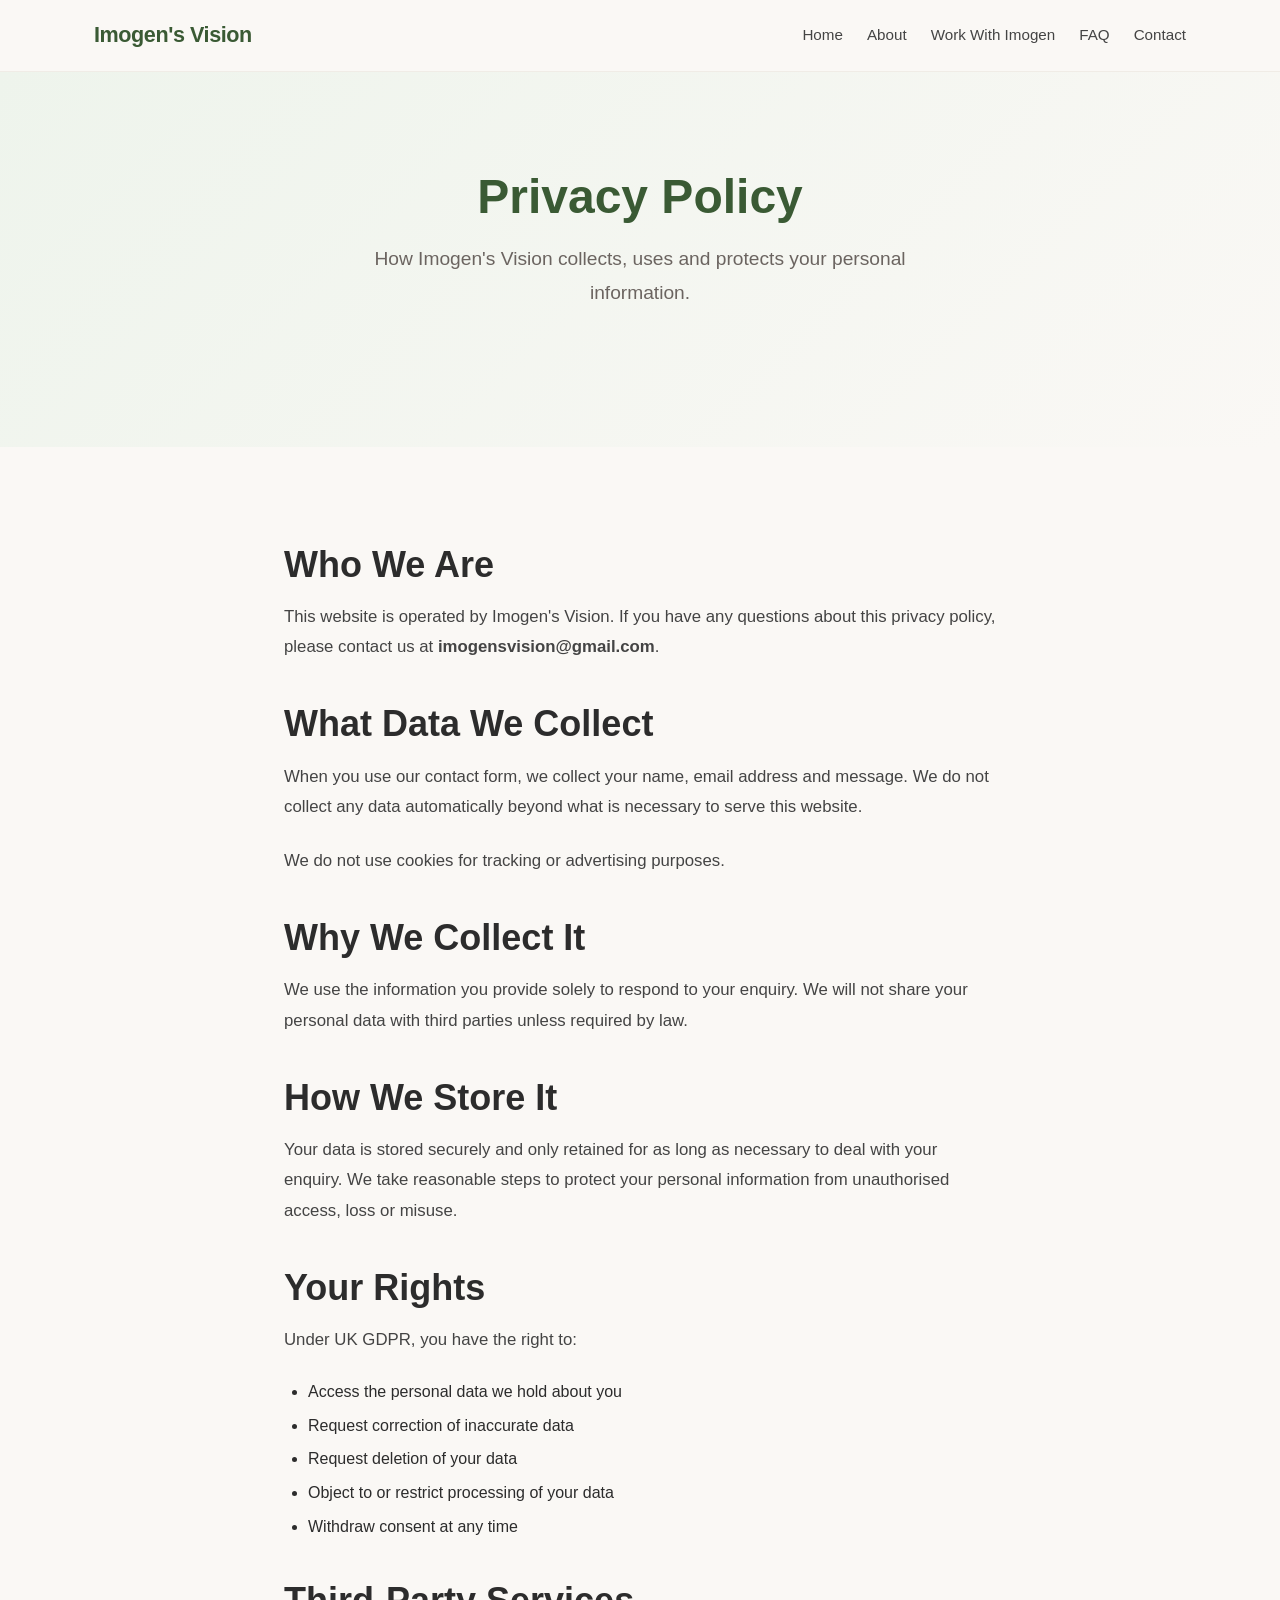
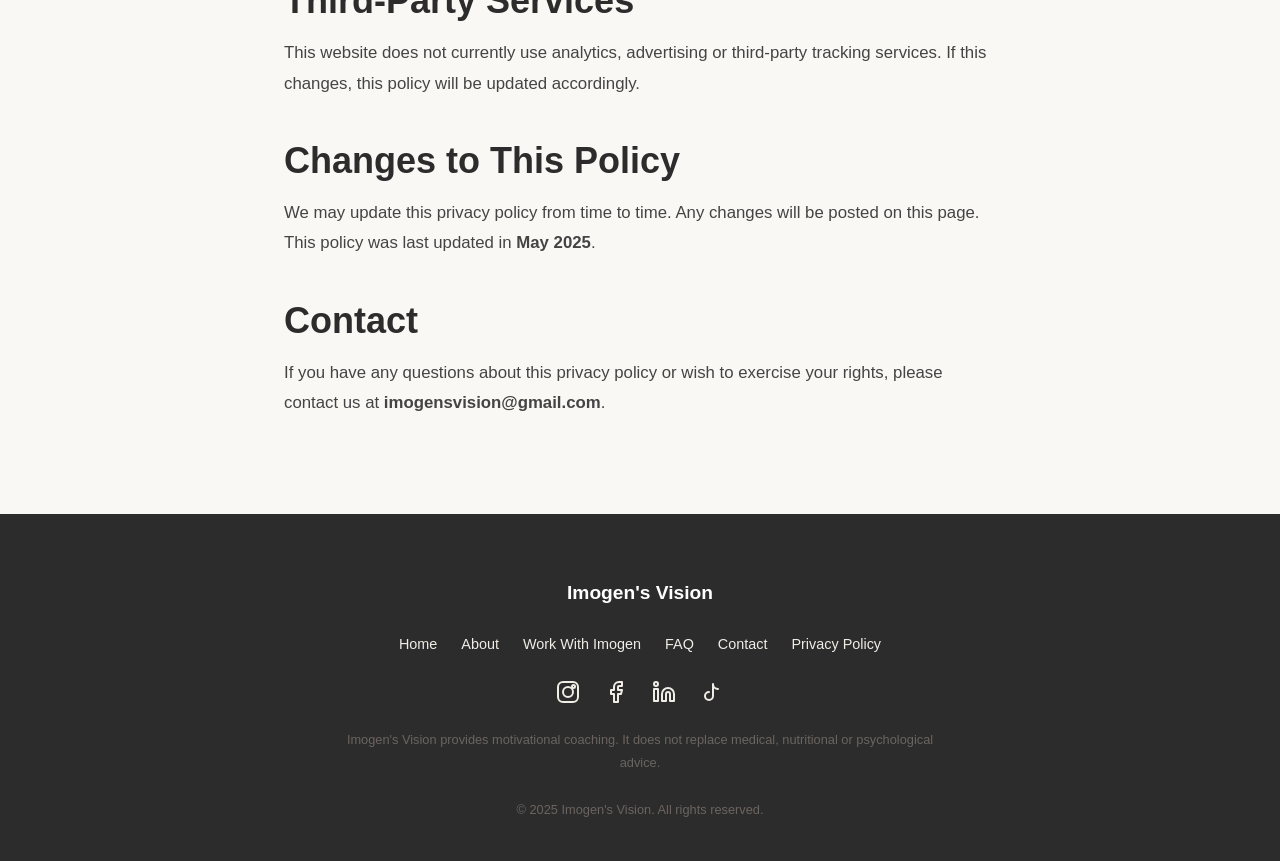
<file: privacy.html>
<!DOCTYPE html>
<html lang="en">
<head>
    <meta charset="UTF-8">
    <meta name="viewport" content="width=device-width, initial-scale=1.0">
    <title>Privacy Policy — Imogen's Vision</title>
    <meta name="description" content="Privacy policy for the Imogen's Vision website.">
    <!-- Open Graph -->
    <meta property="og:type" content="website">
    <meta property="og:title" content="Privacy Policy — Imogen's Vision">
    <meta property="og:description" content="Privacy policy for the Imogen's Vision website.">
    <meta property="og:image" content="assets/og-image.svg">
    <meta property="og:url" content="privacy.html">
    <!-- Twitter / X -->
    <meta name="twitter:card" content="summary_large_image">
    <meta name="twitter:title" content="Privacy Policy — Imogen's Vision">
    <meta name="twitter:description" content="Privacy policy for the Imogen's Vision website.">
    <meta name="twitter:image" content="assets/og-image.svg">
    <link rel="stylesheet" href="style.css">
    <link rel="icon" href="assets/favicon.svg" type="image/svg+xml">
</head>
<body>

    <!-- Navigation -->
    <nav class="nav" aria-label="Main navigation">
        <div class="container">
            <a href="index.html" class="nav__brand">Imogen's Vision</a>
            <button class="nav__toggle" aria-label="Toggle menu" onclick="document.querySelector('.nav__links').classList.toggle('open')">
                <span></span><span></span><span></span>
            </button>
            <div class="nav__links">
                <a href="index.html">Home</a>
                <a href="about.html">About</a>
                <a href="work-with-imogen.html">Work With Imogen</a>
                <a href="faq.html">FAQ</a>
                <a href="contact.html">Contact</a>
            </div>
        </div>
    </nav>

    <!-- Hero -->
    <section class="hero">
        <div class="container">
            <h1>Privacy Policy</h1>
            <p class="subtitle">How Imogen's Vision collects, uses and protects your personal information.</p>
        </div>
    </section>

    <!-- Privacy Content -->
    <section class="section">
        <div class="container" style="max-width: 760px;">

            <h2 class="mb-sm">Who We Are</h2>
            <p class="mb-lg">This website is operated by Imogen's Vision. If you have any questions about this privacy policy, please contact us at <strong>imogensvision@gmail.com</strong>.</p>

            <h2 class="mb-sm">What Data We Collect</h2>
            <p class="mb-md">When you use our contact form, we collect your name, email address and message. We do not collect any data automatically beyond what is necessary to serve this website.</p>
            <p class="mb-lg">We do not use cookies for tracking or advertising purposes.</p>

            <h2 class="mb-sm">Why We Collect It</h2>
            <p class="mb-lg">We use the information you provide solely to respond to your enquiry. We will not share your personal data with third parties unless required by law.</p>

            <h2 class="mb-sm">How We Store It</h2>
            <p class="mb-lg">Your data is stored securely and only retained for as long as necessary to deal with your enquiry. We take reasonable steps to protect your personal information from unauthorised access, loss or misuse.</p>

            <h2 class="mb-sm">Your Rights</h2>
            <p class="mb-md">Under UK GDPR, you have the right to:</p>
            <ul style="list-style: disc; padding-left: 1.5rem; margin-bottom: var(--space-lg);">
                <li style="margin-bottom: 0.5rem;">Access the personal data we hold about you</li>
                <li style="margin-bottom: 0.5rem;">Request correction of inaccurate data</li>
                <li style="margin-bottom: 0.5rem;">Request deletion of your data</li>
                <li style="margin-bottom: 0.5rem;">Object to or restrict processing of your data</li>
                <li style="margin-bottom: 0.5rem;">Withdraw consent at any time</li>
            </ul>

            <h2 class="mb-sm">Third-Party Services</h2>
            <p class="mb-lg">This website does not currently use analytics, advertising or third-party tracking services. If this changes, this policy will be updated accordingly.</p>

            <h2 class="mb-sm">Changes to This Policy</h2>
            <p class="mb-lg">We may update this privacy policy from time to time. Any changes will be posted on this page. This policy was last updated in <strong>May 2025</strong>.</p>

            <h2 class="mb-sm">Contact</h2>
            <p>If you have any questions about this privacy policy or wish to exercise your rights, please contact us at <strong>imogensvision@gmail.com</strong>.</p>

        </div>
    </section>

    <!-- Footer -->
    <footer class="footer">
        <div class="container">
            <div class="footer__brand">Imogen's Vision</div>
            <div class="footer__links">
                <a href="index.html">Home</a>
                <a href="about.html">About</a>
                <a href="work-with-imogen.html">Work With Imogen</a>
                <a href="faq.html">FAQ</a>
                <a href="contact.html">Contact</a>
                <a href="privacy.html">Privacy Policy</a>
            </div>
            <div class="footer__social">
                <a href="#" aria-label="Instagram" class="footer__social-link">
                    <svg width="24" height="24" viewBox="0 0 24 24" fill="none" stroke="currentColor" stroke-width="2" stroke-linecap="round" stroke-linejoin="round"><rect x="2" y="2" width="20" height="20" rx="5"/><circle cx="12" cy="12" r="5"/><circle cx="17.5" cy="6.5" r="1.5"/></svg>
                </a>
                <a href="#" aria-label="Facebook" class="footer__social-link">
                    <svg width="24" height="24" viewBox="0 0 24 24" fill="none" stroke="currentColor" stroke-width="2" stroke-linecap="round" stroke-linejoin="round"><path d="M18 2h-3a5 5 0 0 0-5 5v3H7v4h3v8h4v-8h3l1-4h-4V7a1 1 0 0 1 1-1h3z"/></svg>
                </a>
                <a href="#" aria-label="LinkedIn" class="footer__social-link">
                    <svg width="24" height="24" viewBox="0 0 24 24" fill="none" stroke="currentColor" stroke-width="2" stroke-linecap="round" stroke-linejoin="round"><path d="M16 8a6 6 0 0 1 6 6v7h-4v-7a2 2 0 0 0-4 0v7h-4v-7a6 6 0 0 1 6-6z"/><rect x="2" y="9" width="4" height="12"/><circle cx="4" cy="4" r="2"/></svg>
                </a>
                <a href="#" aria-label="TikTok" class="footer__social-link">
                    <svg width="24" height="24" viewBox="0 0 24 24" fill="none" stroke="currentColor" stroke-width="2" stroke-linecap="round" stroke-linejoin="round"><path d="M9 12a4 4 0 1 0 4 4V4a5 5 0 0 0 5 5"/></svg>
                </a>
            </div>
            <p class="footer__disclaimer">Imogen's Vision provides motivational coaching. It does not replace medical, nutritional or psychological advice.</p>
            <p class="footer__copy">&copy; 2025 Imogen's Vision. All rights reserved.</p>
        </div>
    </footer>

</body>
</html>
</file>
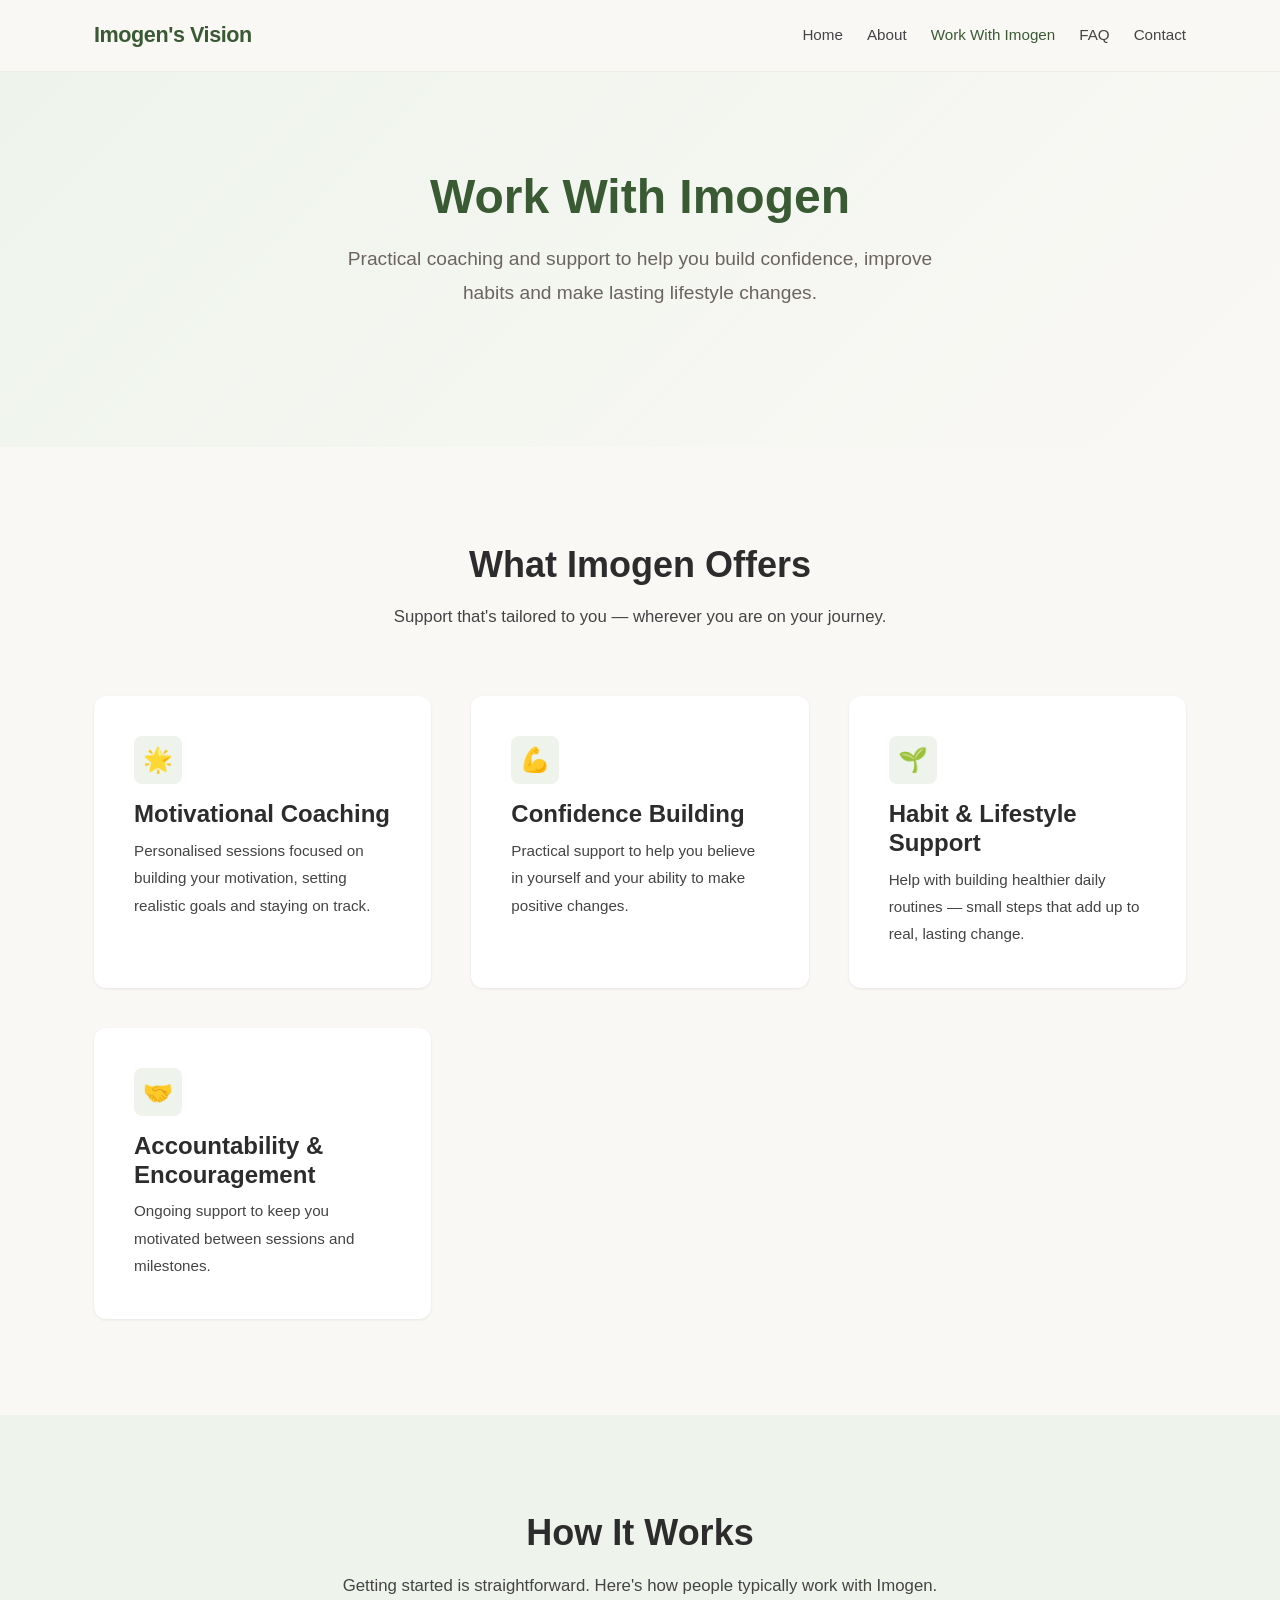
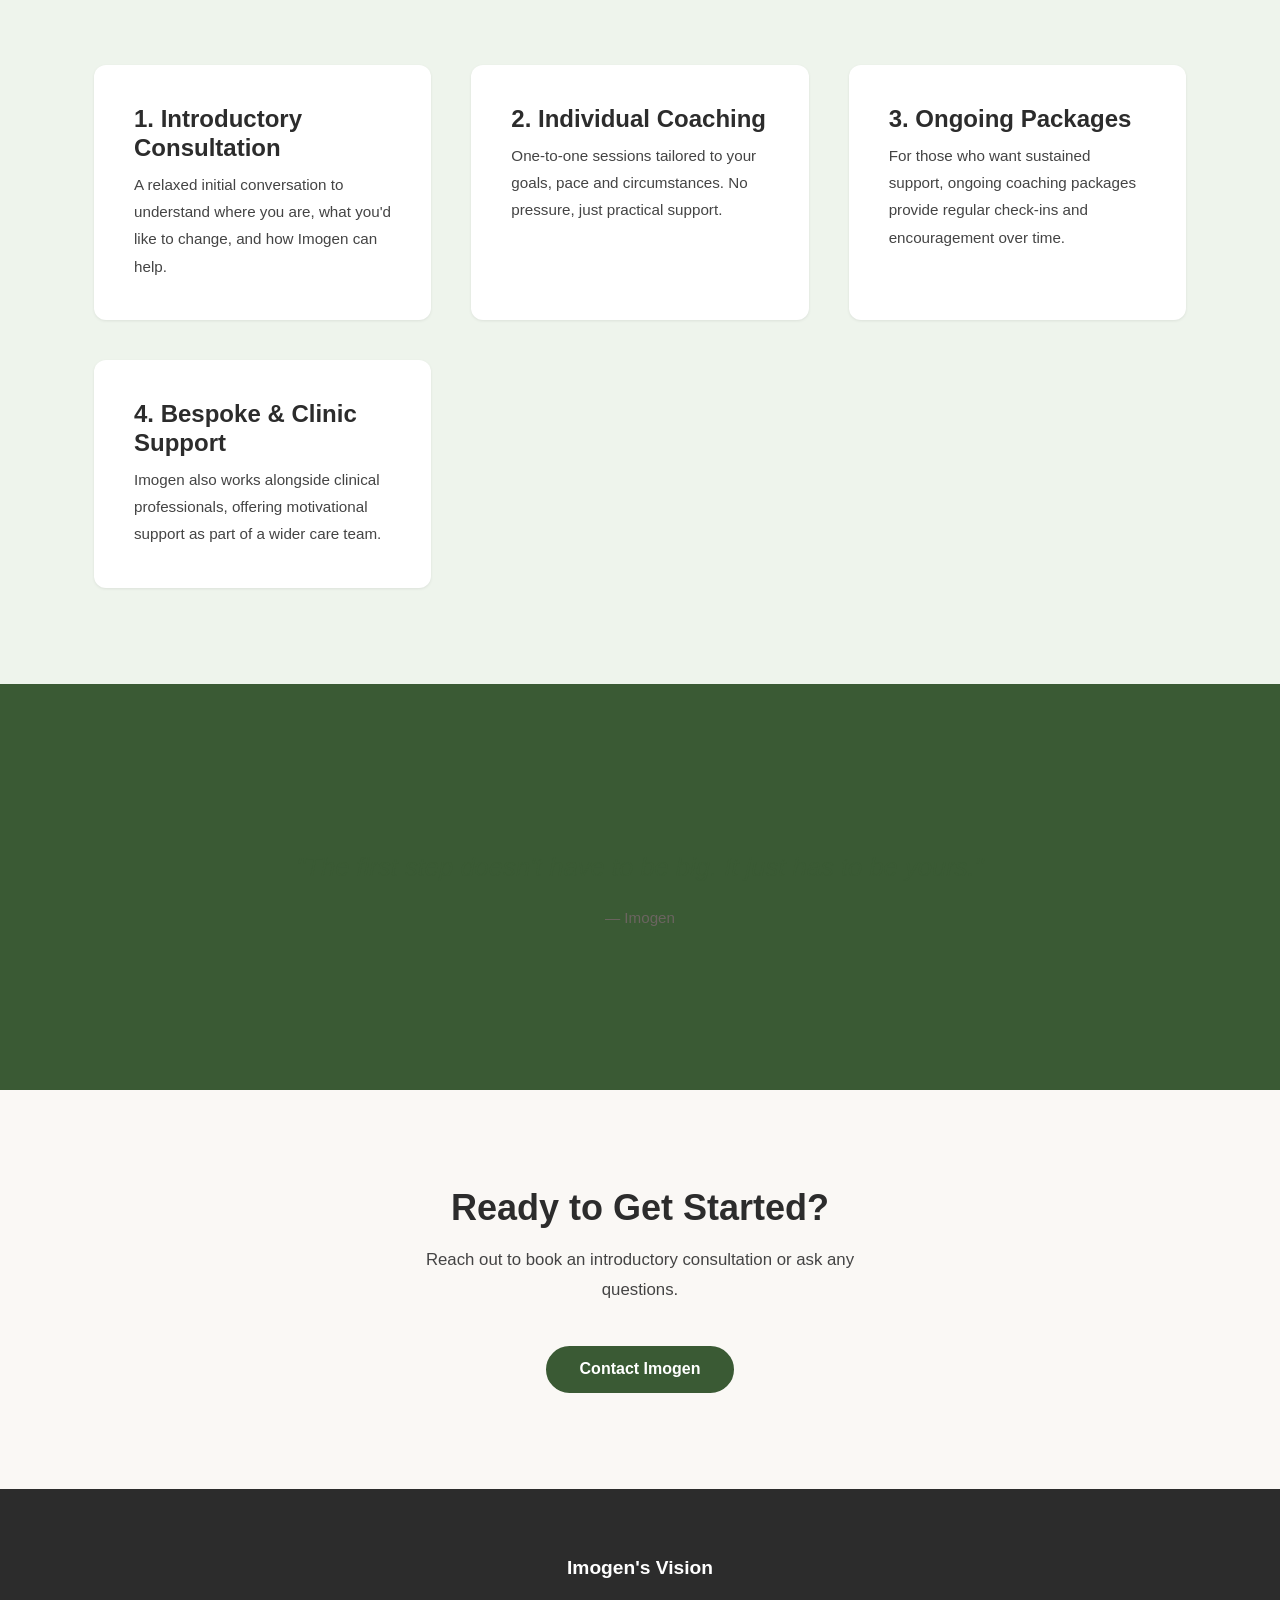
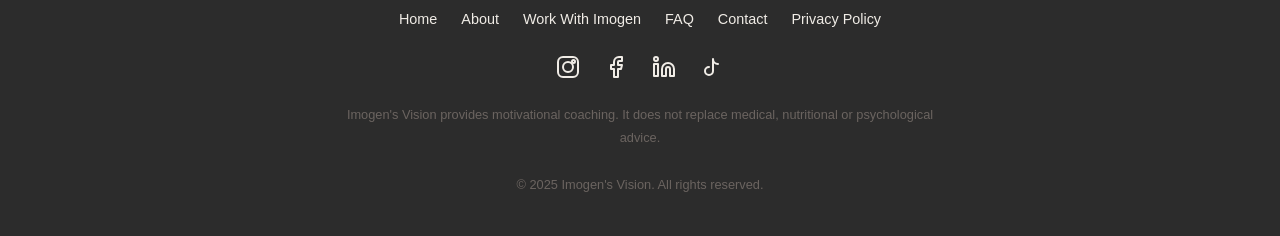
<file: work-with-imogen.html>
<!DOCTYPE html>
<html lang="en">
<head>
    <meta charset="UTF-8">
    <meta name="viewport" content="width=device-width, initial-scale=1.0">
    <title>Work With Imogen — Imogen's Vision</title>
    <meta name="description" content="Find out how to work with Imogen — coaching options, consultations and ongoing support packages.">
    <!-- Open Graph -->
    <meta property="og:type" content="website">
    <meta property="og:title" content="Work With Imogen — Imogen's Vision">
    <meta property="og:description" content="Find out how to work with Imogen — coaching options, consultations and ongoing support packages.">
    <meta property="og:image" content="assets/og-image.svg">
    <meta property="og:url" content="work-with-imogen.html">
    <!-- Twitter / X -->
    <meta name="twitter:card" content="summary_large_image">
    <meta name="twitter:title" content="Work With Imogen — Imogen's Vision">
    <meta name="twitter:description" content="Find out how to work with Imogen — coaching options, consultations and ongoing support packages.">
    <meta name="twitter:image" content="assets/og-image.svg">
    <link rel="stylesheet" href="style.css">
    <link rel="icon" href="assets/favicon.svg" type="image/svg+xml">
</head>
<body>

    <!-- Navigation -->
    <nav class="nav" aria-label="Main navigation">
        <div class="container">
            <a href="index.html" class="nav__brand">Imogen's Vision</a>
            <button class="nav__toggle" aria-label="Toggle menu" onclick="document.querySelector('.nav__links').classList.toggle('open')">
                <span></span><span></span><span></span>
            </button>
            <div class="nav__links">
                <a href="index.html">Home</a>
                <a href="about.html">About</a>
                <a href="work-with-imogen.html" class="active">Work With Imogen</a>
                <a href="faq.html">FAQ</a>
                <a href="contact.html">Contact</a>
            </div>
        </div>
    </nav>

    <!-- Hero -->
    <section class="hero">
        <div class="container">
            <h1>Work With Imogen</h1>
            <p class="subtitle">Practical coaching and support to help you build confidence, improve habits and make lasting lifestyle changes.</p>
        </div>
    </section>

    <!-- Services Overview -->
    <section class="section">
        <div class="container">
            <div class="section__header">
                <h2>What Imogen Offers</h2>
                <p>Support that's tailored to you — wherever you are on your journey.</p>
            </div>
            <div class="card-grid">
                <div class="card">
                    <div class="card__icon">🌟</div>
                    <h3>Motivational Coaching</h3>
                    <p>Personalised sessions focused on building your motivation, setting realistic goals and staying on track.</p>
                </div>
                <div class="card">
                    <div class="card__icon">💪</div>
                    <h3>Confidence Building</h3>
                    <p>Practical support to help you believe in yourself and your ability to make positive changes.</p>
                </div>
                <div class="card">
                    <div class="card__icon">🌱</div>
                    <h3>Habit &amp; Lifestyle Support</h3>
                    <p>Help with building healthier daily routines — small steps that add up to real, lasting change.</p>
                </div>
                <div class="card">
                    <div class="card__icon">🤝</div>
                    <h3>Accountability &amp; Encouragement</h3>
                    <p>Ongoing support to keep you motivated between sessions and milestones.</p>
                </div>
            </div>
        </div>
    </section>

    <!-- How to Engage -->
    <section class="section section--green">
        <div class="container">
            <div class="section__header">
                <h2>How It Works</h2>
                <p>Getting started is straightforward. Here's how people typically work with Imogen.</p>
            </div>
            <div class="card-grid">
                <div class="card">
                    <h3>1. Introductory Consultation</h3>
                    <p>A relaxed initial conversation to understand where you are, what you'd like to change, and how Imogen can help.</p>
                </div>
                <div class="card">
                    <h3>2. Individual Coaching</h3>
                    <p>One-to-one sessions tailored to your goals, pace and circumstances. No pressure, just practical support.</p>
                </div>
                <div class="card">
                    <h3>3. Ongoing Packages</h3>
                    <p>For those who want sustained support, ongoing coaching packages provide regular check-ins and encouragement over time.</p>
                </div>
                <div class="card">
                    <h3>4. Bespoke &amp; Clinic Support</h3>
                    <p>Imogen also works alongside clinical professionals, offering motivational support as part of a wider care team.</p>
                </div>
            </div>
        </div>
    </section>

    <!-- Quote -->
    <section class="section section--dark">
        <div class="container quote-block">
            <blockquote>"The first step doesn't have to be big. It just has to be yours."</blockquote>
            <cite>— Imogen</cite>
        </div>
    </section>

    <!-- CTA -->
    <section class="section cta-section">
        <div class="container">
            <h2>Ready to Get Started?</h2>
            <p>Reach out to book an introductory consultation or ask any questions.</p>
            <a href="contact.html" class="btn btn--primary">Contact Imogen</a>
        </div>
    </section>

    <!-- Footer -->
    <footer class="footer">
        <div class="container">
            <div class="footer__brand">Imogen's Vision</div>
            <div class="footer__links">
                <a href="index.html">Home</a>
                <a href="about.html">About</a>
                <a href="work-with-imogen.html">Work With Imogen</a>
                <a href="faq.html">FAQ</a>
                <a href="contact.html">Contact</a>
                <a href="privacy.html">Privacy Policy</a>
            </div>
            <div class="footer__social">
                <a href="#" aria-label="Instagram" class="footer__social-link">
                    <svg width="24" height="24" viewBox="0 0 24 24" fill="none" stroke="currentColor" stroke-width="2" stroke-linecap="round" stroke-linejoin="round"><rect x="2" y="2" width="20" height="20" rx="5"/><circle cx="12" cy="12" r="5"/><circle cx="17.5" cy="6.5" r="1.5"/></svg>
                </a>
                <a href="#" aria-label="Facebook" class="footer__social-link">
                    <svg width="24" height="24" viewBox="0 0 24 24" fill="none" stroke="currentColor" stroke-width="2" stroke-linecap="round" stroke-linejoin="round"><path d="M18 2h-3a5 5 0 0 0-5 5v3H7v4h3v8h4v-8h3l1-4h-4V7a1 1 0 0 1 1-1h3z"/></svg>
                </a>
                <a href="#" aria-label="LinkedIn" class="footer__social-link">
                    <svg width="24" height="24" viewBox="0 0 24 24" fill="none" stroke="currentColor" stroke-width="2" stroke-linecap="round" stroke-linejoin="round"><path d="M16 8a6 6 0 0 1 6 6v7h-4v-7a2 2 0 0 0-4 0v7h-4v-7a6 6 0 0 1 6-6z"/><rect x="2" y="9" width="4" height="12"/><circle cx="4" cy="4" r="2"/></svg>
                </a>
                <a href="#" aria-label="TikTok" class="footer__social-link">
                    <svg width="24" height="24" viewBox="0 0 24 24" fill="none" stroke="currentColor" stroke-width="2" stroke-linecap="round" stroke-linejoin="round"><path d="M9 12a4 4 0 1 0 4 4V4a5 5 0 0 0 5 5"/></svg>
                </a>
            </div>
            <p class="footer__disclaimer">Imogen's Vision provides motivational coaching. It does not replace medical, nutritional or psychological advice.</p>
            <p class="footer__copy">&copy; 2025 Imogen's Vision. All rights reserved.</p>
        </div>
    </footer>

</body>
</html>
</file>
<file: style.css>
/* ===== CSS Custom Properties (Design Tokens) ===== */
:root {
    /* Greens */
    --green-dark: #3a5a34;
    --green-mid: #5a7d54;
    --green-soft: #7fa478;
    --green-light: #a8c9a0;
    --green-pale: #d6e5d0;
    --green-wash: #eef4ec;

    /* Warm neutrals */
    --cream: #faf8f5;
    --cream-dark: #f0ece6;
    --warm-grey: #6b6460;
    --charcoal: #2c2c2c;
    --charcoal-light: #444;

    /* Accent */
    --accent: #3a5a34;
    --accent-hover: #2e4a29;

    /* Functional */
    --white: #ffffff;
    --shadow-sm: 0 1px 3px rgba(0,0,0,0.08);
    --shadow-md: 0 4px 12px rgba(0,0,0,0.1);
    --shadow-lg: 0 8px 24px rgba(0,0,0,0.12);
    --radius-sm: 8px;
    --radius-md: 12px;
    --radius-lg: 20px;
    --radius-full: 9999px;

    /* Typography */
    --font-body: 'Inter', -apple-system, BlinkMacSystemFont, "Segoe UI", Roboto, sans-serif;
    --font-heading: 'Inter', -apple-system, BlinkMacSystemFont, "Segoe UI", Roboto, sans-serif;
    --fw-normal: 400;
    --fw-medium: 500;
    --fw-semibold: 600;
    --fw-bold: 700;
    --lh-tight: 1.2;
    --lh-normal: 1.6;
    --lh-relaxed: 1.8;

    /* Spacing */
    --space-xs: 0.5rem;
    --space-sm: 1rem;
    --space-md: 1.5rem;
    --space-lg: 2.5rem;
    --space-xl: 4rem;
    --space-2xl: 6rem;

    /* Layout */
    --max-width: 1140px;
    --nav-height: 72px;
}

/* ===== Reset ===== */
*, *::before, *::after {
    margin: 0;
    padding: 0;
    box-sizing: border-box;
}

html {
    scroll-behavior: smooth;
    -webkit-text-size-adjust: 100%;
}

body {
    font-family: var(--font-body);
    font-weight: var(--fw-normal);
    line-height: var(--lh-normal);
    color: var(--charcoal);
    background: var(--cream);
    -webkit-font-smoothing: antialiased;
}

img, svg {
    display: block;
    max-width: 100%;
    height: auto;
}

a {
    color: var(--green-dark);
    text-decoration: none;
    transition: color 0.2s ease;
}
a:hover {
    color: var(--accent-hover);
}

ul, ol {
    list-style: none;
}

/* ===== Typography ===== */
h1, h2, h3, h4 {
    font-family: var(--font-heading);
    font-weight: var(--fw-bold);
    line-height: var(--lh-tight);
    color: var(--charcoal);
}

h1 { font-size: clamp(2rem, 5vw, 3rem); }
h2 { font-size: clamp(1.5rem, 3.5vw, 2.25rem); }
h3 { font-size: clamp(1.15rem, 2.5vw, 1.5rem); }
h4 { font-size: 1.1rem; }

p {
    font-size: 1.05rem;
    line-height: var(--lh-relaxed);
    color: var(--charcoal-light);
}

.subtitle {
    font-size: 1.2rem;
    color: var(--warm-grey);
    line-height: var(--lh-relaxed);
}

/* ===== Layout ===== */
.container {
    width: 100%;
    max-width: var(--max-width);
    margin: 0 auto;
    padding: 0 var(--space-md);
}

.section {
    padding: var(--space-2xl) 0;
}

.section--green {
    background: var(--green-wash);
}

.section--dark {
    background: var(--green-dark);
    color: var(--cream);
}
.section--dark h2,
.section--dark h3,
.section--dark h4 {
    color: var(--white);
}
.section--dark p {
    color: var(--green-pale);
}

/* ===== Navigation ===== */
.nav {
    position: fixed;
    top: 0;
    left: 0;
    width: 100%;
    height: var(--nav-height);
    background: var(--cream);
    border-bottom: 1px solid var(--cream-dark);
    z-index: 1000;
    display: flex;
    align-items: center;
}

.nav .container {
    display: flex;
    align-items: center;
    justify-content: space-between;
}

.nav__brand {
    font-family: var(--font-heading);
    font-size: 1.35rem;
    font-weight: var(--fw-bold);
    color: var(--green-dark);
    letter-spacing: -0.02em;
}
.nav__brand:hover { color: var(--green-dark); }

.nav__links {
    display: flex;
    gap: var(--space-md);
    align-items: center;
}

.nav__links a {
    font-size: 0.95rem;
    font-weight: var(--fw-medium);
    color: var(--charcoal-light);
    transition: color 0.2s ease;
    padding: var(--space-xs) 0;
}
.nav__links a:hover,
.nav__links a.active {
    color: var(--green-dark);
}

.nav__toggle {
    display: none;
    background: none;
    border: none;
    cursor: pointer;
    padding: var(--space-xs);
}

.nav__toggle span {
    display: block;
    width: 24px;
    height: 2px;
    background: var(--charcoal);
    margin: 5px 0;
    transition: all 0.3s ease;
}

/* Mobile nav */
@media (max-width: 768px) {
    .nav__toggle { display: block; }

    .nav__links {
        display: none;
        position: absolute;
        top: var(--nav-height);
        left: 0;
        width: 100%;
        background: var(--cream);
        flex-direction: column;
        padding: var(--space-md);
        border-bottom: 1px solid var(--cream-dark);
        box-shadow: var(--shadow-md);
    }

    .nav__links.open { display: flex; }

    .nav__links a {
        padding: var(--space-sm) 0;
        font-size: 1.05rem;
    }
}

/* Body offset for fixed nav */
body { padding-top: var(--nav-height); }

/* ===== Buttons ===== */
.btn {
    display: inline-block;
    font-family: var(--font-body);
    font-size: 1rem;
    font-weight: var(--fw-semibold);
    padding: 0.85rem 2rem;
    border-radius: var(--radius-full);
    border: 2px solid transparent;
    cursor: pointer;
    transition: all 0.2s ease;
    text-align: center;
    line-height: 1;
}

.btn--primary {
    background: var(--green-dark);
    color: var(--white);
    border-color: var(--green-dark);
}
.btn--primary:hover {
    background: var(--accent-hover);
    border-color: var(--accent-hover);
    color: var(--white);
}

.btn--outline {
    background: transparent;
    color: var(--green-dark);
    border-color: var(--green-dark);
}
.btn--outline:hover {
    background: var(--green-dark);
    color: var(--white);
}

.btn--white {
    background: var(--white);
    color: var(--green-dark);
    border-color: var(--white);
}
.btn--white:hover {
    background: var(--cream);
    border-color: var(--cream);
}

/* ===== Cards ===== */
.card-grid {
    display: grid;
    grid-template-columns: repeat(auto-fit, minmax(260px, 1fr));
    gap: var(--space-lg);
}

.card {
    background: var(--white);
    border-radius: var(--radius-md);
    padding: var(--space-lg);
    box-shadow: var(--shadow-sm);
    transition: box-shadow 0.2s ease, transform 0.2s ease;
}
.card:hover {
    box-shadow: var(--shadow-md);
    transform: translateY(-2px);
}

.card__icon {
    width: 48px;
    height: 48px;
    background: var(--green-wash);
    border-radius: var(--radius-sm);
    display: flex;
    align-items: center;
    justify-content: center;
    margin-bottom: var(--space-sm);
    font-size: 1.5rem;
}

.card h3 {
    margin-bottom: var(--space-xs);
}

.card p {
    font-size: 0.95rem;
}

/* ===== Hero ===== */
.hero {
    padding: var(--space-2xl) 0;
    text-align: center;
    background: linear-gradient(135deg, var(--green-wash) 0%, var(--cream) 100%);
}

.hero h1 {
    margin-bottom: var(--space-sm);
    color: var(--green-dark);
}

.hero .subtitle {
    max-width: 600px;
    margin: 0 auto var(--space-lg);
}

.hero__actions {
    display: flex;
    gap: var(--space-sm);
    justify-content: center;
    flex-wrap: wrap;
}

/* ===== Quote Block ===== */
.quote-block {
    text-align: center;
    padding: var(--space-xl) var(--space-md);
}

.quote-block blockquote {
    font-size: clamp(1.2rem, 2.5vw, 1.6rem);
    font-weight: var(--fw-medium);
    font-style: italic;
    color: var(--green-dark);
    max-width: 700px;
    margin: 0 auto;
    line-height: var(--lh-relaxed);
}

.quote-block cite {
    display: block;
    margin-top: var(--space-sm);
    font-size: 0.95rem;
    font-style: normal;
    color: var(--warm-grey);
}

/* ===== Section Headings ===== */
.section__header {
    text-align: center;
    max-width: 650px;
    margin: 0 auto var(--space-xl);
}

.section__header h2 {
    margin-bottom: var(--space-sm);
}

/* ===== Two-Column Layout ===== */
.two-col {
    display: grid;
    grid-template-columns: 1fr 1fr;
    gap: var(--space-xl);
    align-items: center;
}

@media (max-width: 768px) {
    .two-col {
        grid-template-columns: 1fr;
        gap: var(--space-lg);
    }
}

.two-col__image {
    border-radius: var(--radius-md);
    overflow: hidden;
}

.two-col__image img,
.two-col__image svg {
    width: 100%;
    height: 100%;
    object-fit: cover;
    object-position: center top;
    border-radius: var(--radius-md);
}

.two-col__image {
    min-height: 350px;
}

/* ===== Footer ===== */
.footer {
    background: var(--charcoal);
    color: var(--cream-dark);
    padding: var(--space-xl) 0 var(--space-lg);
}

.footer .container {
    display: flex;
    flex-direction: column;
    align-items: center;
    text-align: center;
    gap: var(--space-md);
}

.footer__brand {
    font-size: 1.2rem;
    font-weight: var(--fw-bold);
    color: var(--white);
}

.footer__links {
    display: flex;
    gap: var(--space-md);
    flex-wrap: wrap;
    justify-content: center;
}

.footer__links a {
    color: var(--cream-dark);
    font-size: 0.9rem;
}
.footer__links a:hover {
    color: var(--white);
}

.footer__social {
    display: flex;
    gap: var(--space-md);
    justify-content: center;
}

.footer__social-link {
    color: var(--cream-dark);
    transition: color 0.2s ease, transform 0.2s ease;
    display: flex;
    align-items: center;
}
.footer__social-link:hover {
    color: var(--white);
    transform: translateY(-2px);
}

.footer__disclaimer {
    font-size: 0.8rem;
    color: var(--warm-grey);
    max-width: 600px;
    line-height: var(--lh-relaxed);
}

.footer__copy {
    font-size: 0.8rem;
    color: var(--warm-grey);
}

/* ===== Forms ===== */
.form-group {
    margin-bottom: var(--space-md);
}

.form-group label {
    display: block;
    font-size: 0.95rem;
    font-weight: var(--fw-medium);
    color: var(--charcoal);
    margin-bottom: var(--space-xs);
}

.form-group input,
.form-group textarea {
    width: 100%;
    padding: 0.8rem 1rem;
    font-family: var(--font-body);
    font-size: 1rem;
    border: 1px solid var(--cream-dark);
    border-radius: var(--radius-sm);
    background: var(--white);
    color: var(--charcoal);
    transition: border-color 0.2s ease, box-shadow 0.2s ease;
}

.form-group input:focus,
.form-group textarea:focus {
    outline: none;
    border-color: var(--green-mid);
    box-shadow: 0 0 0 3px rgba(90, 125, 84, 0.15);
}

.form-group textarea {
    min-height: 140px;
    resize: vertical;
}

/* ===== FAQ Accordion ===== */
.faq-item {
    border-bottom: 1px solid var(--cream-dark);
}

.faq-item summary {
    padding: var(--space-md) 0;
    font-size: 1.05rem;
    font-weight: var(--fw-semibold);
    color: var(--charcoal);
    cursor: pointer;
    list-style: none;
    display: flex;
    justify-content: space-between;
    align-items: center;
}

.faq-item summary::-webkit-details-marker { display: none; }

.faq-item summary::after {
    content: '+';
    font-size: 1.4rem;
    font-weight: var(--fw-normal);
    color: var(--green-dark);
    transition: transform 0.2s ease;
}

.faq-item[open] summary::after {
    content: '−';
}

.faq-item .faq-answer {
    padding: 0 0 var(--space-md);
    color: var(--charcoal-light);
    line-height: var(--lh-relaxed);
}

/* ===== CTA Section ===== */
.cta-section {
    text-align: center;
    padding: var(--space-2xl) 0;
}

.cta-section h2 {
    margin-bottom: var(--space-sm);
}

.cta-section p {
    max-width: 500px;
    margin: 0 auto var(--space-lg);
}

/* ===== Utilities ===== */
.text-center { text-align: center; }
.mb-sm { margin-bottom: var(--space-sm); }
.mb-md { margin-bottom: var(--space-md); }
.mb-lg { margin-bottom: var(--space-lg); }
.mb-xl { margin-bottom: var(--space-xl); }

/* ===== Contact Card ===== */
.contact-card {
    background: var(--white);
    border-radius: var(--radius-lg);
    padding: var(--space-2xl) var(--space-xl);
    box-shadow: var(--shadow-md);
}

.contact-icon {
    font-size: 3rem;
    margin-bottom: var(--space-md);
}

.contact-email {
    margin-top: var(--space-md);
    font-size: 0.95rem;
    color: var(--warm-grey);
}

/* ===== Focus Styles (Accessibility) ===== */
a:focus-visible,
button:focus-visible,
input:focus-visible,
textarea:focus-visible,
summary:focus-visible {
    outline: 2px solid var(--green-mid);
    outline-offset: 2px;
}

/* ===== Skip Link ===== */
.skip-link {
    position: absolute;
    top: -100%;
    left: var(--space-md);
    background: var(--green-dark);
    color: var(--white);
    padding: var(--space-xs) var(--space-sm);
    border-radius: var(--radius-sm);
    z-index: 2000;
    font-size: 0.9rem;
}
.skip-link:focus {
    top: var(--space-xs);
}

/* ===== Responsive Polish ===== */
@media (max-width: 480px) {
    .hero { padding: var(--space-xl) 0; }
    .section { padding: var(--space-xl) 0; }
    .hero h1 { font-size: 1.75rem; }
    .card { padding: var(--space-md); }
    .btn { padding: 0.75rem 1.5rem; font-size: 0.95rem; }
    .footer__links { flex-direction: column; gap: var(--space-sm); }
}

/* ===== Print Styles ===== */
@media print {
    .nav, .footer, .btn, .hero__actions { display: none; }
    body { padding-top: 0; color: #000; background: #fff; }
    .section--dark, .section--green { background: #fff; color: #000; }
    .section--dark h2, .section--dark h3, .section--dark p { color: #000; }
}
</file>
